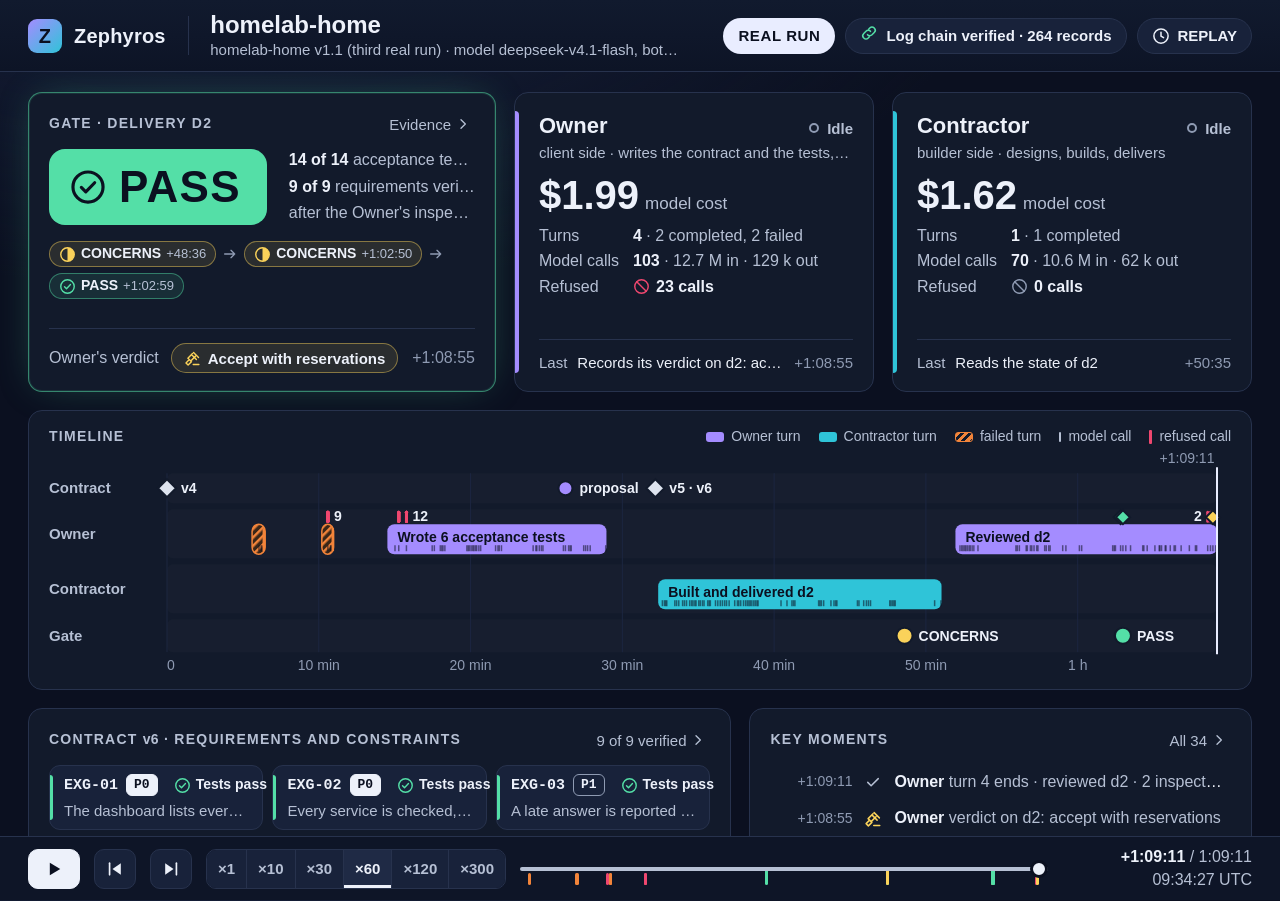
<file: docs/design/dashboard/index.html>
<!DOCTYPE html>
<html lang="en">
<head>
<meta charset="utf-8">
<meta name="viewport" content="width=device-width, initial-scale=1">
<!-- The policy the dashboard sends as a header (ADR 0021). No inline script or style anywhere,
     no request outside the page's own origin. frame-ancestors only works as a header. -->
<meta http-equiv="Content-Security-Policy" content="default-src 'none'; script-src 'self'; style-src 'self'; img-src 'self'; connect-src 'self'; font-src 'self'; base-uri 'none'; form-action 'none'">
<meta name="referrer" content="no-referrer">
<title>Zephyros · dashboard mockup</title>
<link rel="icon" href="favicon.svg" type="image/svg+xml">
<link rel="stylesheet" href="style.css">
</head>
<body>

<div class="boot" id="boot">
  <div>
    <p>Loading the replay…</p>
    <p>If this message stays, serve this folder over HTTP, for example<br>
      <code>python3 -m http.server --bind 127.0.0.1 --directory docs/design/dashboard 8765</code><br>
      and open <code>http://127.0.0.1:8765/</code>.</p>
  </div>
</div>

<div class="app" id="app" hidden>
  <header class="topbar">
    <div class="brand"><span class="brand-mark" aria-hidden="true">Z</span><span>Zephyros</span></div>
    <span class="divider" aria-hidden="true"></span>
    <div class="project">
      <div class="project-name" id="project-name"></div>
      <div class="project-sub" id="project-sub"></div>
    </div>
    <span class="spacer"></span>
    <div class="badges" id="badges"></div>
  </header>

  <main class="board" id="board">
    <h1 class="visually-hidden">Project overview</h1>
    <section class="row hero" aria-label="Now">
      <article class="card gate-card" id="gate-card" aria-label="The gate's decision"></article>
      <article class="card side-card owner" id="side-owner" aria-label="Owner"></article>
      <article class="card side-card contractor" id="side-contractor" aria-label="Contractor"></article>
      <article class="card run-card" id="run-card" aria-label="The run"></article>
    </section>

    <section class="card timeline-card" aria-labelledby="timeline-title">
      <div class="timeline-head">
        <span class="eyebrow" id="timeline-title">Timeline</span>
        <div class="legend" aria-hidden="true">
          <span><i class="owner"></i>Owner turn</span>
          <span><i class="contractor"></i>Contractor turn</span>
          <span><i class="failed"></i>failed turn</span>
          <span><i class="call"></i>model call</span>
          <span><i class="refused"></i>refused call</span>
        </div>
      </div>
      <div class="timeline-box"><svg class="timeline-svg" id="timeline" role="group" aria-label="Timeline of the run"></svg></div>
    </section>

    <section class="row bottom">
      <section class="card" id="req-card" aria-label="Requirements and constraints"></section>
      <section class="card" id="moments-card" aria-label="Key moments"></section>
    </section>
  </main>

  <footer class="transport" id="transport" aria-label="Replay controls"></footer>
</div>

<div class="scrim" id="scrim" hidden></div>
<aside class="drawer" id="drawer" role="dialog" aria-modal="true" aria-labelledby="drawer-title" hidden></aside>
<div class="tooltip" id="tooltip" role="tooltip" hidden></div>
<div class="caption" id="caption" hidden></div>
<div class="visually-hidden" id="announcer" aria-live="polite"></div>

<script type="module" src="js/main.js"></script>
</body>
</html>
</file>
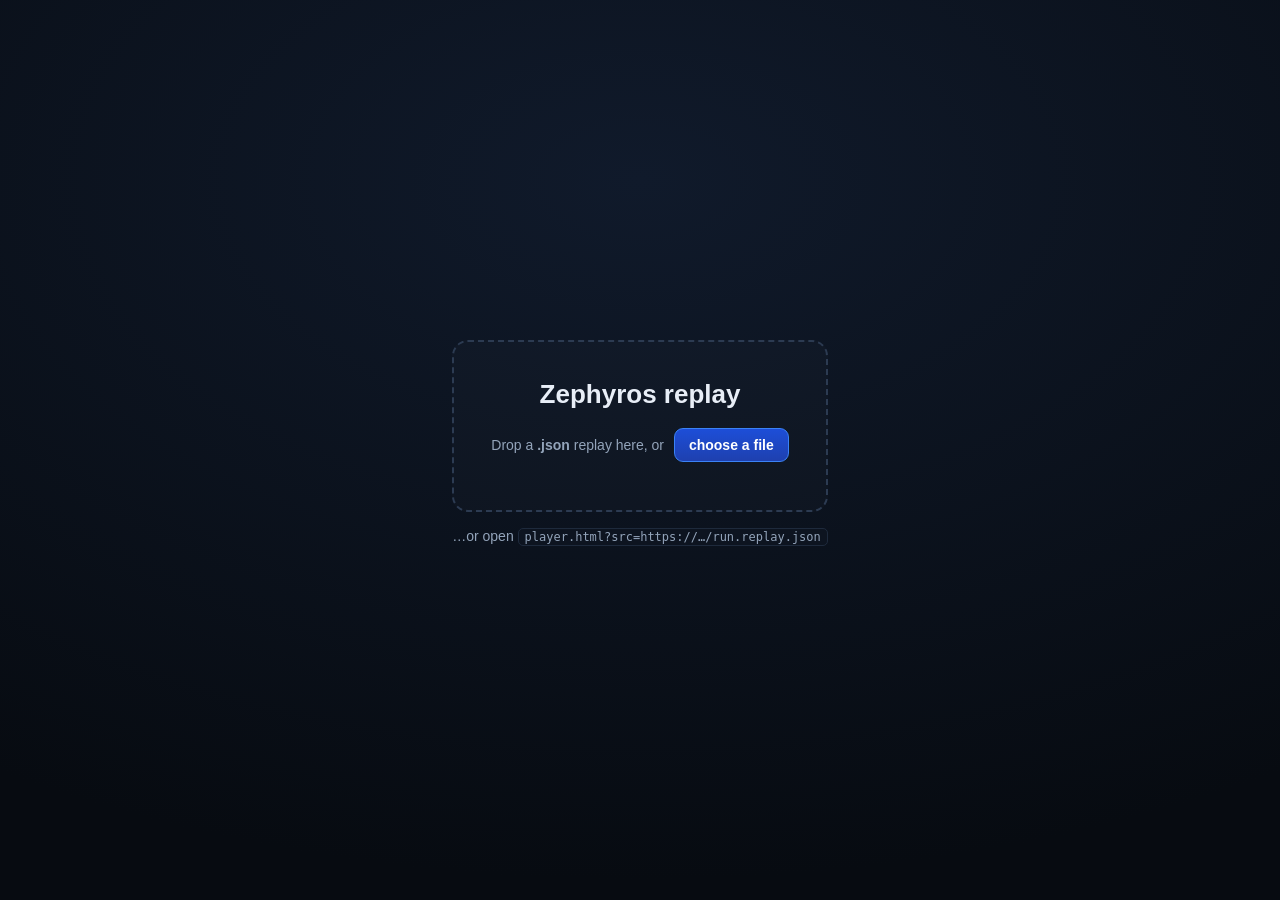
<file: tools/replay/player.html>
<!DOCTYPE html>
<html lang="en">
<head>
<meta charset="utf-8">
<meta name="viewport" content="width=device-width, initial-scale=1">
<title>Zephyros replay</title>
<style>
:root{
  --bg:#0a0e15; --panel:#111927; --panel2:#0d1420; --line:#1e2a3c; --line2:#2c3b52;
  --fg:#e8eef7; --muted:#93a4ba; --dim:#5e7189; --white:#ffffff;
  --green:#34d399; --amber:#fbbf24; --red:#f87171; --blue:#60a5fa; --purple:#a78bfa;
  --cyan:#22d3ee; --pink:#f472b6; --orange:#fb923c;
  --owner:#60a5fa; --contractor:#34d399;
  --base:15px;
}
*{box-sizing:border-box}
[hidden]{display:none !important}
html,body{height:100%}
body{
  margin:0; background:var(--bg); color:var(--fg);
  font:var(--base)/1.45 -apple-system,BlinkMacSystemFont,"Segoe UI",Roboto,"Helvetica Neue",Arial,sans-serif;
  overflow:hidden; -webkit-font-smoothing:antialiased;
}
.mono{font-family:ui-monospace,SFMono-Regular,Menlo,Consolas,"Liberation Mono",monospace}
h2{
  margin:0; padding:6px 11px 5px; font-size:12.5px; font-weight:700; letter-spacing:.09em;
  text-transform:uppercase; color:var(--muted); border-bottom:1px solid var(--line);
  display:flex; align-items:center; gap:8px; flex:0 0 auto;
}
h2 .chip{
  margin-left:auto; font-size:11px; letter-spacing:.03em; text-transform:none; color:var(--fg);
  background:var(--panel2); border:1px solid var(--line2); border-radius:20px; padding:1px 9px; font-weight:600;
}

/* ---------------- layout ---------------- */
#app{height:100vh; display:grid; grid-template-rows:auto minmax(0,1fr) auto auto; gap:0}
#topbar{
  display:flex; align-items:center; gap:14px; padding:7px 14px;
  background:linear-gradient(180deg,#131d2c,#0f1724); border-bottom:1px solid var(--line);
}
.brand{display:flex; align-items:center; gap:8px; flex:0 0 auto}
.logo{
  width:26px; height:26px; border-radius:7px; display:grid; place-items:center; font-weight:800; font-size:15px;
  color:#04121a; background:linear-gradient(135deg,var(--cyan),var(--blue)); box-shadow:0 0 12px rgba(96,165,250,.35);
}
.brandname{font-weight:700; letter-spacing:.02em; font-size:15px}
.runmeta{min-width:0; flex:1 1 auto}
#run-title{font-size:16px; font-weight:700; white-space:nowrap; overflow:hidden; text-overflow:ellipsis}
.rsub{font-size:12.5px; color:var(--muted); white-space:nowrap; overflow:hidden; text-overflow:ellipsis}
.rsub .dot{color:var(--dim); padding:0 3px}
.badges{display:flex; align-items:center; gap:8px; flex:0 0 auto}
.badge{
  font-size:12.5px; font-weight:700; letter-spacing:.02em; border-radius:7px; padding:5px 10px;
  border:1px solid transparent; white-space:nowrap;
}
.badge.kind.real{color:#04141b; background:linear-gradient(90deg,#22d3ee,#34d399); box-shadow:0 0 14px rgba(52,211,153,.3)}
.badge.kind.scripted{
  color:#f6f0ff; background:repeating-linear-gradient(45deg,#6d28d9 0 9px,#7c3aed 9px 18px);
  border-color:#a78bfa; text-shadow:0 1px 2px rgba(0,0,0,.5);
}
.badge.kind.synthetic{
  color:#e2e8f0; background:repeating-linear-gradient(45deg,#334155 0 9px,#3f4f66 9px 18px);
  border-color:#94a3b8; text-shadow:0 1px 2px rgba(0,0,0,.5);
}
.badge.kind.unknown{color:var(--fg); background:var(--panel2); border-color:var(--line2)}
.badge.attacks{color:#e9d5ff; background:rgba(124,58,237,.18); border-color:#7c3aed}
.badge.integrity.ok{color:#04160f; background:var(--green)}
.badge.integrity.bad{color:#fff; background:var(--red)}
.badge.integrity.none{color:var(--muted); background:var(--panel2); border-color:var(--line2)}

#main{
  display:grid; grid-template-columns:minmax(250px,22vw) minmax(0,1fr) minmax(270px,24vw);
  gap:10px; padding:10px; min-height:0;
}
.col{background:var(--panel); border:1px solid var(--line); border-radius:12px; min-height:0; display:flex; flex-direction:column; overflow:hidden}
.col.flush{background:transparent; border:none; overflow:visible; border-radius:0}
.scroll{overflow:auto; padding:9px; min-height:0}

/* ---------------- contract ---------------- */
.grouphead{font-size:11.5px; text-transform:uppercase; letter-spacing:.08em; color:var(--dim); font-weight:700; margin:2px 0 7px}
.grouphead:not(:first-child){margin-top:12px}
.citem{
  border:1px solid var(--line); border-left:3px solid var(--line2); border-radius:9px;
  padding:7px 9px; margin-bottom:7px; background:var(--panel2);
  transition:background .25s, border-color .25s, box-shadow .3s, transform .2s;
}
.citem .chead{display:flex; align-items:baseline; gap:7px}
.citem .cid{font:700 12px ui-monospace,Menlo,Consolas,monospace; color:var(--muted); flex:0 0 auto}
.citem .ctitle{font-weight:600; font-size:14px; overflow:hidden; text-overflow:ellipsis; white-space:nowrap}
.citem .ctext{
  font-size:12.5px; color:var(--muted); margin-top:2px;
  display:-webkit-box; -webkit-line-clamp:2; -webkit-box-orient:vertical; overflow:hidden;
}
.citem .cmeta{display:flex; gap:6px; margin-top:5px; align-items:center}
.pchip{font-size:10.5px; font-weight:700; letter-spacing:.03em; border-radius:5px; padding:1px 6px; border:1px solid var(--line2); color:var(--muted)}
.pchip.prio{color:#fde68a; border-color:#a16207; background:rgba(251,191,36,.1)}
.vchip{font-size:10.5px; border-radius:5px; padding:1px 6px; border:1px solid var(--line2); color:var(--cyan)}
.vchip[data-m="test"]{color:var(--blue); border-color:#1d4ed8}
.vchip[data-m="inspection"]{color:var(--cyan); border-color:#0e7490}
.vchip[data-m="analysis"]{color:var(--purple); border-color:#6d28d9}
.vchip[data-m="demonstration"]{color:var(--pink); border-color:#9d174d}
.mk{margin-left:auto; font-size:11.5px; font-weight:700; border-radius:5px; padding:1px 7px}
.mk.ok{color:#04160f; background:var(--green)}
.mk.bad{color:#fff; background:var(--red)}
.citem.active{background:#172a41; border-color:var(--blue); box-shadow:0 0 0 1px var(--blue), 0 0 16px rgba(96,165,250,.28); transform:translateX(2px)}
.citem.changed{animation:changed 2.4s ease-out}
@keyframes changed{0%{background:rgba(167,139,250,.35); border-color:var(--purple)}100%{background:var(--panel2)}}
.citem.ok{border-left-color:var(--green)}
.citem.bad{border-left-color:var(--red)}
details.stories{margin-top:12px; border-top:1px dashed var(--line); padding-top:8px}
details.stories>summary{cursor:pointer; font-size:12px; color:var(--muted); letter-spacing:.05em; text-transform:uppercase; font-weight:700; outline:none}
details.stories[open]>summary{margin-bottom:8px}

/* ---------------- lanes ---------------- */
#col-lanes{display:grid; grid-template-columns:1fr 1fr; gap:10px; min-height:0}
.lane{
  background:var(--panel); border:1px solid var(--line); border-radius:12px; min-height:0;
  display:flex; flex-direction:column; overflow:hidden; position:relative; transition:box-shadow .25s;
}
.lane::before{content:""; position:absolute; top:0; left:0; right:0; height:3px; background:var(--line2)}
.lane.owner{border-color:#1e3a5f}
.lane.owner::before{background:var(--owner)}
.lane.contractor{border-color:#17493a}
.lane.contractor::before{background:var(--contractor)}
.lane.running{box-shadow:inset 0 0 0 1px rgba(96,165,250,.25), 0 0 18px rgba(96,165,250,.12)}
.lane.contractor.running{box-shadow:inset 0 0 0 1px rgba(52,211,153,.25), 0 0 18px rgba(52,211,153,.12)}
.lane.refusal{animation:flashred .5s ease-in-out 3}
@keyframes flashred{0%,100%{background:var(--panel)}50%{background:rgba(248,113,113,.22)}}
.lhead{display:flex; align-items:center; gap:8px; padding:9px 11px 7px; margin-top:3px}
.lhead .lname{font-weight:700; font-size:14.5px}
.lhead .lrole{font-size:12px; color:var(--muted)}
.rdot{margin-left:auto; width:10px; height:10px; border-radius:50%; background:var(--dim); flex:0 0 auto; transition:background .3s}
.lane.running .rdot{background:var(--green); animation:pulse 1.4s infinite}
@keyframes pulse{0%{box-shadow:0 0 0 0 rgba(52,211,153,.55)}70%{box-shadow:0 0 0 7px rgba(52,211,153,0)}100%{box-shadow:0 0 0 0 rgba(52,211,153,0)}}
.activity{padding:7px 11px; font-size:13px; color:var(--muted); min-height:40px; border-top:1px solid var(--line); border-bottom:1px solid var(--line)}
.activity .cap{display:block; font-size:10.5px; text-transform:uppercase; letter-spacing:.08em; color:var(--dim); margin-bottom:1px}
.counters{display:flex; gap:14px; padding:6px 11px; font-size:12.5px; color:var(--muted); border-bottom:1px solid var(--line)}
.counters b{color:var(--fg); font-weight:700}
.counters .ref{color:var(--red)}
.counters .err{color:var(--orange)}
.bubbles{flex:1 1 auto; overflow:auto; padding:9px; display:flex; flex-direction:column; gap:7px; min-height:0}
.bubble{
  background:var(--panel2); border:1px solid var(--line); border-radius:11px; padding:7px 10px;
  font-size:13px; color:var(--fg); white-space:pre-wrap; overflow-wrap:anywhere;
  max-height:150px; overflow:auto; animation:pop .22s ease-out;
}
@keyframes pop{from{opacity:0; transform:translateY(6px)}to{opacity:1; transform:none}}
.bubble.final{border-color:var(--line2); box-shadow:inset 0 0 0 1px rgba(255,255,255,.02)}
.bubble .btag{display:block; font-size:10px; text-transform:uppercase; letter-spacing:.09em; color:var(--dim); margin-bottom:2px}
.bubble.refused{border-color:var(--red); background:rgba(248,113,113,.08)}
.bubble.refused .btag{color:var(--red)}
.bubble.error{border-color:var(--orange); background:rgba(251,146,60,.08)}
.bubble.error .btag{color:var(--orange)}
.bubbles .empty{color:var(--dim); font-size:12.5px; font-style:italic; padding:2px 4px}

/* ---------------- gate column ---------------- */
#col-gate{overflow:auto}
.pane{border-bottom:1px solid var(--line)}
.pane:last-child{border-bottom:none}
.pbody{padding:5px 10px}
.gate-big{
  text-align:center; font-weight:800; font-size:20px; letter-spacing:.04em; border-radius:9px; padding:3px 6px;
  border:1px solid var(--line2); color:var(--muted); background:var(--panel2); transition:all .3s;
}
.gate-big.pass{color:#04160f; background:linear-gradient(180deg,#4ade80,#22c55e); border-color:#4ade80; box-shadow:0 0 22px rgba(52,211,153,.35)}
.gate-big.concerns{color:#2a1a02; background:linear-gradient(180deg,#fbbf24,#f59e0b); border-color:#fbbf24; box-shadow:0 0 22px rgba(251,191,36,.3)}
.gate-big.refused{color:var(--red); background:var(--panel2); border-color:var(--red)}
.gate-big.fail{color:#fff; background:linear-gradient(180deg,#f87171,#dc2626); border-color:#f87171; box-shadow:0 0 22px rgba(248,113,113,.35)}
.gate-tests{text-align:center; font-size:11.5px; color:var(--muted); margin-top:4px}
.ghist{margin-top:6px; display:flex; flex-direction:column; gap:4px; max-height:40px; overflow:auto}
.grow{display:flex; align-items:center; gap:8px; font-size:12.5px}
.grow .d{font:600 11.5px ui-monospace,Menlo,Consolas,monospace; color:var(--muted); min-width:56px}
.grow .r{margin-left:auto; color:var(--dim); font-size:11px}
.mini{font-size:11px; font-weight:700; border-radius:5px; padding:1px 7px}
.mini.PASS{color:#04160f; background:var(--green)}
.mini.CONCERNS{color:#2a1a02; background:var(--amber)}
.mini.FAIL{color:#fff; background:var(--red)}
.mini.REFUSED{color:var(--red); border:1px solid var(--red)}
.verdict{font-size:14px; font-weight:700; border-radius:8px; padding:5px 9px; border:1px solid var(--line2); color:var(--muted); background:var(--panel2)}
.verdict.accept{color:#04160f; background:var(--green); border-color:var(--green)}
.verdict.accept_with_reservations{color:#2a1a02; background:var(--amber); border-color:var(--amber)}
.verdict.reject{color:#fff; background:var(--red); border-color:var(--red)}
.vreasons{font-size:12.5px; color:var(--muted); margin-top:5px; max-height:44px; overflow:auto; white-space:pre-wrap; overflow-wrap:anywhere}
.flags{display:flex; flex-direction:column; gap:5px; font-size:12.5px; max-height:40px; overflow:auto}
.flagrow{border:1px solid #a16207; background:rgba(251,191,36,.09); border-radius:8px; padding:4px 8px}
.flagrow .fp{color:#fde68a; font-weight:700}
.flagrow .fm{color:var(--muted); font-size:11.5px}
.muted{color:var(--muted); font-size:12.5px}
table.cost{width:100%; border-collapse:collapse; font-size:12px; line-height:1.3}
table.cost th{text-align:left; color:var(--dim); font-weight:600; font-size:11px; text-transform:uppercase; letter-spacing:.05em; padding:0 0 2px}
table.cost td{padding:0; border-top:1px solid var(--line)}
table.cost td.n{text-align:right; font-family:ui-monospace,Menlo,Consolas,monospace}
table.cost tr.tot td{border-top:1px solid var(--line2); font-weight:700; color:var(--fg)}

/* ---------------- transport ---------------- */
#transport{display:flex; align-items:center; gap:10px; padding:6px 14px; background:var(--panel); border-top:1px solid var(--line)}
.tbtn{
  display:inline-grid; place-items:center; width:34px; height:30px; border-radius:8px; cursor:pointer;
  background:var(--panel2); color:var(--fg); border:1px solid var(--line2); transition:background .15s, border-color .15s;
}
.tbtn:hover{background:#1b2740; border-color:var(--blue)}
.tbtn.main{background:linear-gradient(180deg,#1d4ed8,#1e40af); border-color:#3b82f6; color:#fff; width:40px}
#speed{
  background:var(--panel2); color:var(--fg); border:1px solid var(--line2); border-radius:8px; padding:4px 6px;
  font-size:12.5px; font-family:inherit;
}
.toggle{display:flex; align-items:center; gap:6px; font-size:12.5px; color:var(--muted); cursor:pointer; user-select:none; white-space:nowrap}
.toggle input{accent-color:var(--blue)}
#scrub{position:relative; flex:1 1 auto; height:24px; cursor:pointer; min-width:120px}
#scrub::before{content:""; position:absolute; left:0; right:0; top:11px; height:2px; background:var(--line2); border-radius:2px}
#scrub-fill{position:absolute; left:0; top:10px; height:4px; width:0; border-radius:3px; background:linear-gradient(90deg,var(--blue),var(--contractor))}
#ticks{position:absolute; inset:0}
.tick{position:absolute; bottom:4px; width:2px; height:7px; border-radius:1px; background:var(--dim); opacity:.55; transform:translateX(-1px)}
.tick.key{height:13px; width:3px; opacity:.95}
.tick.gate{height:17px; width:4px}
.tick.cat-refusal{background:var(--red); opacity:1}
.tick.cat-gate{background:var(--amber); opacity:1}
.tick.cat-flag{background:var(--amber); opacity:1}
.tick.cat-judgment{background:var(--pink); opacity:1}
.tick.cat-message{background:var(--blue)}
.tick.cat-contract{background:var(--purple)}
.tick.cat-delivery{background:var(--green)}
.tick.cat-model{background:#7c8aa0}
.tick.out-error{background:var(--orange); opacity:1}
#head{position:absolute; top:1px; width:3px; height:20px; background:var(--white); border-radius:2px; box-shadow:0 0 9px var(--white); transform:translateX(-1.5px)}
#clock{font-size:12px; color:var(--muted); white-space:nowrap; min-width:126px; text-align:right}

/* ---------------- feed ---------------- */
#feed{height:140px; overflow:auto; padding:5px 14px 7px; background:var(--panel2); border-top:1px solid var(--line); font-size:13px}
.frow{display:grid; grid-template-columns:70px 96px 18px minmax(0,1fr); gap:9px; align-items:center; padding:2px 4px; border-radius:5px; border-bottom:1px solid rgba(255,255,255,.035)}
.frow .ft{font-family:ui-monospace,Menlo,Consolas,monospace; font-size:11.5px; color:var(--dim)}
.frow .fa{font-size:11.5px; color:var(--muted); text-align:right; overflow:hidden; text-overflow:ellipsis; white-space:nowrap}
.frow .fs{min-width:0; white-space:nowrap; overflow:hidden; text-overflow:ellipsis; color:var(--fg)}
.frow .fs.refused{color:var(--red)}
.frow .fs.error{color:var(--orange)}
.ficon{display:inline-grid; place-items:center; width:16px; height:16px; border-radius:5px; font-size:9.5px; font-weight:800; color:#08111c}
.frow.cat-gate{background:rgba(251,191,36,.07)}
.frow.cat-refusal{background:rgba(248,113,113,.09)}
.frow.cat-flag{background:rgba(251,191,36,.06)}
.frow.out-error{background:rgba(251,146,60,.09)}
.frow.focus{animation:focusrow 1.4s ease-out; box-shadow:0 0 0 1px var(--blue)}
@keyframes focusrow{0%{background:rgba(96,165,250,.4)}100%{background:transparent}}
.actor-owner{color:var(--owner) !important}
.actor-contractor{color:var(--contractor) !important}
.actor-hub{color:var(--purple) !important}
.actor-operator{color:var(--amber) !important}
.actor-main-agent{color:var(--cyan) !important}

/* ---------------- caption + overlay ---------------- */
#caption{
  position:fixed; left:50%; bottom:180px; transform:translateX(-50%); max-width:78%; z-index:40;
  background:rgba(5,9,15,.84); border:1px solid var(--line2); border-radius:13px; padding:12px 22px;
  font-size:21px; line-height:1.35; color:#fff; text-align:center; box-shadow:0 8px 30px rgba(0,0,0,.5);
  transition:opacity .2s, transform .2s;
}
#overlay{position:fixed; inset:0; z-index:60; background:radial-gradient(1200px 700px at 50% 20%,#101a2b,#070b11); display:grid; place-items:center; padding:24px}
#dropzone{max-width:640px; text-align:center}
#dropzone h1{font-size:26px; margin:0 0 6px}
#dropzone p{color:var(--muted); font-size:14px}
.dzbox{border:2px dashed var(--line2); border-radius:16px; padding:34px 30px; background:rgba(255,255,255,.015); transition:border-color .2s, background .2s}
#overlay.drag .dzbox{border-color:var(--blue); background:rgba(96,165,250,.08)}
.filebtn{display:inline-block; margin-left:6px; padding:6px 14px; border-radius:9px; background:linear-gradient(180deg,#1d4ed8,#1e40af); color:#fff; cursor:pointer; font-weight:600; border:1px solid #3b82f6}
.filebtn input{display:none}
.hint{font-size:12.5px; color:var(--dim); margin-top:14px}
.hint code{background:var(--panel2); border:1px solid var(--line); border-radius:5px; padding:1px 6px; font-size:12px}
#fatal{max-width:620px; text-align:center; border:1px solid var(--red); background:rgba(248,113,113,.08); border-radius:14px; padding:24px 26px}
#fatal h1{font-size:20px; margin:0 0 8px; color:var(--red)}
#fatal p{color:var(--fg); font-size:14px; overflow-wrap:anywhere}

@media (min-width:1600px){
  #main{grid-template-columns:minmax(300px,20vw) minmax(0,1fr) minmax(320px,21vw)}
}
</style>
</head>
<body>

<div id="app" hidden>
  <header id="topbar">
    <div class="brand"><span class="logo">Z</span><span class="brandname">Zephyros</span></div>
    <div class="runmeta">
      <div id="run-title">—</div>
      <div class="rsub">
        <span id="run-project"></span><span class="dot">·</span>
        <span id="run-model"></span><span class="dot">·</span>
        <span id="run-duration"></span><span class="dot">·</span>
        <span id="run-events"></span>
      </div>
    </div>
    <div class="badges">
      <div id="kind-badge" class="badge kind"></div>
      <div id="attacks" class="badge attacks" hidden></div>
      <div id="integrity" class="badge integrity none"></div>
    </div>
  </header>

  <main id="main">
    <section class="col" id="col-contract">
      <h2>Contract <span id="contract-version" class="chip">—</span></h2>
      <div class="scroll" id="contract-list"></div>
    </section>

    <section class="col flush" id="col-lanes">
      <div class="lane owner" id="lane-owner">
        <div class="lhead"><span class="lname">Owner</span><span class="lrole">client side</span><span class="rdot"></span></div>
        <div class="activity" id="act-owner"><span class="cap">activity</span><span class="txt">—</span></div>
        <div class="counters" id="cnt-owner"></div>
        <div class="bubbles" id="bub-owner"></div>
      </div>
      <div class="lane contractor" id="lane-contractor">
        <div class="lhead"><span class="lname">Contractor</span><span class="lrole">builder side</span><span class="rdot"></span></div>
        <div class="activity" id="act-contractor"><span class="cap">activity</span><span class="txt">—</span></div>
        <div class="counters" id="cnt-contractor"></div>
        <div class="bubbles" id="bub-contractor"></div>
      </div>
    </section>

    <section class="col" id="col-gate">
      <div class="pane">
        <h2>Gate</h2>
        <div class="pbody">
          <div class="gate-big none" id="gate-big">—</div>
          <div class="gate-tests" id="gate-tests">no delivery yet</div>
          <div class="ghist" id="gate-history"></div>
        </div>
      </div>
      <div class="pane">
        <h2>Verdict</h2>
        <div class="pbody">
          <div class="verdict" id="verdict-badge">—</div>
          <div class="vreasons" id="verdict-reasons">no verdict yet</div>
        </div>
      </div>
      <div class="pane">
        <h2>Flags</h2>
        <div class="pbody"><div class="flags muted" id="flags-list">none</div></div>
      </div>
      <div class="pane">
        <h2>Cost</h2>
        <div class="pbody">
          <table class="cost" id="cost-table">
            <thead><tr><th>side</th><th style="text-align:right">calls</th><th style="text-align:right">tokens</th><th style="text-align:right">USD</th></tr></thead>
            <tbody>
              <tr id="cost-owner"><td>Owner</td><td class="n">0</td><td class="n">0</td><td class="n">$0.000</td></tr>
              <tr id="cost-contractor"><td>Contractor</td><td class="n">0</td><td class="n">0</td><td class="n">$0.000</td></tr>
              <tr id="cost-total" class="tot"><td>Total</td><td class="n">0</td><td class="n">0</td><td class="n">$0.000</td></tr>
            </tbody>
          </table>
        </div>
      </div>
    </section>
  </main>

  <div id="transport">
    <button class="tbtn main" id="btn-play" title="Play / pause (space)"></button>
    <select id="speed" title="Playback speed"></select>
    <label class="toggle" title="Shorten long idle gaps"><input type="checkbox" id="compress" checked> compress idle gaps</label>
    <button class="tbtn" id="btn-prev" title="Previous key moment"></button>
    <button class="tbtn" id="btn-next" title="Next key moment"></button>
    <div id="scrub"><div id="ticks"></div><div id="scrub-fill"></div><div id="head"></div></div>
    <div id="clock" class="mono">+00:00 / +00:00</div>
  </div>

  <div id="feed"></div>
</div>

<div id="caption" hidden></div>

<div id="overlay">
  <div id="dropzone">
    <div class="dzbox">
      <h1>Zephyros replay</h1>
      <p>Drop a <b>.json</b> replay here, or <label class="filebtn">choose a file<input type="file" id="file" accept=".json,application/json"></label></p>
    </div>
    <p class="hint">…or open <code>player.html?src=https://…/run.replay.json</code></p>
  </div>
  <div id="fatal" hidden><h1>Cannot open this document</h1><p id="fatal-msg"></p></div>
</div>

<script type="application/json" id="replay-data"></script>
<script>
'use strict';
(function () {
  /* ------------------------------------------------------------------ *
   *  Small helpers                                                      *
   * ------------------------------------------------------------------ */
  const $ = (s, r) => (r || document).querySelector(s);
  const part = (prefix, name) => document.getElementById(prefix + name);
  const str = v => (v == null ? '' : String(v));
  const isObject = v => v != null && typeof v === 'object' && !Array.isArray(v);
  const el = (tag, cls, text) => { const n = document.createElement(tag); if (cls) n.className = cls; if (text != null) n.textContent = str(text); return n; };
  const clamp = (v, a, b) => v < a ? a : (v > b ? b : v);

  const SVG = {
    play: '<svg viewBox="0 0 24 24" width="16" height="16" aria-hidden="true"><path d="M8 5v14l11-7z" fill="currentColor"/></svg>',
    pause: '<svg viewBox="0 0 24 24" width="16" height="16" aria-hidden="true"><rect x="6" y="5" width="4" height="14" fill="currentColor"/><rect x="14" y="5" width="4" height="14" fill="currentColor"/></svg>',
    prev: '<svg viewBox="0 0 24 24" width="16" height="16" aria-hidden="true"><path d="M6 5h2.4v14H6zM20 5v14L9.6 12z" fill="currentColor"/></svg>',
    next: '<svg viewBox="0 0 24 24" width="16" height="16" aria-hidden="true"><path d="M15.6 5H18v14h-2.4zM4 5v14L14.4 12z" fill="currentColor"/></svg>'
  };

  const CAT_COLOR = {
    contract: '#60a5fa', turn: '#22d3ee', model: '#a78bfa', refusal: '#f87171',
    delivery: '#34d399', gate: '#fbbf24', judgment: '#f472b6', message: '#93c5fd',
    flag: '#fbbf24', obstacle: '#fb923c', other: '#64748b'
  };
  const CAT_ICON = {
    contract: 'C', turn: 'T', model: 'M', refusal: 'R', delivery: 'D',
    gate: 'G', judgment: 'J', message: 'S', flag: 'F', obstacle: 'O', other: '?'
  };
  const KINDS = {
    real: {badge: 'REAL RUN · real models', model: run => 'model: ' + (str(run.model) || 'unknown')},
    scripted: {badge: 'SCRIPTED ATTACK · test code, no model', model: () => 'no model (scripted)'},
    synthetic: {badge: 'SYNTHETIC · test data, not a run', model: () => 'synthetic data: no model ran'}
  };
  const LANES = ['owner', 'contractor'];      // the two sides that have a lane
  const GATE_CLASS = {PASS: 'pass', CONCERNS: 'concerns', FAIL: 'fail', REFUSED: 'refused'};
  const VERDICTS = ['accept', 'accept_with_reservations', 'reject'];
  const MAJOR = '2';                          // the major version of the format this player reads
  const SPEEDS = [0.5, 1, 2, 4, 8, 16, 32, 64, 128, 200, 500, 1000];
  const GAP_THRESHOLD_MS = 6000;   // a real gap longer than this is compressed
  const GAP_PAUSE_MS = 600;        // …to this short playback pause
  const FEED_CAP = 200;            // keep the last N feed rows
  const BUBBLE_CAP = 6;            // keep the last N messages per lane
  const TICK_CAP = 700;

  /* ------------------------------------------------------------------ *
   *  State                                                              *
   * ------------------------------------------------------------------ */
  let doc = null;
  let events = [];
  let N = 0;
  let pb = [];               // pb[i] = playback time (ms) of events[i]
  let byId = new Map();
  let winStart = 0, winEnd = 0, startT = 0, endT = 0;
  let curIdx = -1;
  let ph = 0;                // playhead, in playback-time ms
  let speed = 1;
  let playing = false;
  let done = false;
  let compress = true;
  let captionsEnabled = true;
  let keyIdx = [];
  let loaded = false;
  let lastNow = 0;
  let rafId = 0;
  let initialContract = null;     // the contract in force before the first event
  let shownObjects = new Map();   // id -> JSON of each object the contract panel shows
  const marks = new Map();        // id -> {good, observation}: the inspections recorded so far
  const contractIndex = new Map();   // id -> element

  const freshCounters = () => ({calls: 0, tok: 0, cost: 0, refusals: 0, errors: 0});
  const counters = {owner: freshCounters(), contractor: freshCounters()};

  /* ------------------------------------------------------------------ *
   *  Public API                                                         *
   * ------------------------------------------------------------------ */
  window.replay = {
    play: () => doPlay(),
    pause: () => doPause(),
    seek: (eventId) => doSeek(eventId, false),
    setSpeed: (n) => doSetSpeed(n),
    state: () => ({
      eventId: (loaded && curIdx >= 0) ? events[curIdx].id : null,
      playing: playing, done: done
    }),
    caption: (text) => doCaption(text),
    focus: (eventId) => doSeek(eventId, true)
  };

  /* ------------------------------------------------------------------ *
   *  boot                                                               *
   * ------------------------------------------------------------------ */
  function boot() {
    wireChrome();
    const dataEl = document.getElementById('replay-data');
    const inline = dataEl && dataEl.textContent ? dataEl.textContent.trim() : '';
    if (inline) {
      let parsed;
      try { parsed = JSON.parse(inline); }
      catch (e) { return fatal('The embedded replay is not valid JSON: ' + e.message); }
      return loadDoc(parsed);
    }
    const params = new URLSearchParams(location.search);
    const src = params.get('src');
    if (src) {
      fetch(src, {cache: 'no-store'})
        .then(r => { if (!r.ok) throw new Error('HTTP ' + r.status); return r.json(); })
        .catch(e => { throw new Error('Could not fetch ' + src + ' — ' + e.message +
          '. If the page is opened from file://, put the replay in the page or pick the file.'); })
        .then(loadDoc)
        .catch(e => fatal(e.message));
      return;
    }
    showDropzone();
  }

  function fatal(msg) {
    loaded = false;
    $('#overlay').hidden = false;
    $('#dropzone').hidden = true;
    const f = $('#fatal');
    f.hidden = false;
    $('#fatal-msg').textContent = msg;
    $('#app').hidden = true;
  }
  function showDropzone() { $('#overlay').hidden = false; $('#dropzone').hidden = false; $('#fatal').hidden = true; }

  /* ------------------------------------------------------------------ *
   *  load / validate                                                    *
   * ------------------------------------------------------------------ */
  function loadDoc(d) {
    if (!isObject(d)) return fatal('The document is not a JSON object.');
    if (d.format !== 'zephyros-replay') return fatal('Not a Zephyros replay: format is ' + JSON.stringify(d.format) + ', expected "zephyros-replay".');
    const major = str(d.version).split('.')[0];
    if (major !== MAJOR) return fatal('Unsupported replay version ' + JSON.stringify(d.version) + ': this player reads major version ' + MAJOR + '.');
    if (!Array.isArray(d.events)) return fatal('The replay has no "events" array.');

    doc = d;
    events = d.events.filter(isObject).sort((a, b) => {
      const da = Number(a.offset_ms) || 0, db = Number(b.offset_ms) || 0;
      if (da !== db) return da - db;
      return ((a.seq == null ? 1e15 : Number(a.seq)) - (b.seq == null ? 1e15 : Number(b.seq)));
    });
    N = events.length;
    byId = new Map();
    events.forEach((e, i) => {
      if (typeof e.id !== 'number') e.id = i;
      if (!byId.has(e.id)) byId.set(e.id, i);
    });

    const run = isObject(d.run) ? d.run : {};
    const params = new URLSearchParams(location.search);
    initialContract = isObject(d.contract_at_start) ? d.contract_at_start : null;

    buildPb();

    winStart = 0; winEnd = N - 1;
    const fromId = params.has('from') ? parseInt(params.get('from'), 10) : NaN;
    const toId = params.has('to') ? parseInt(params.get('to'), 10) : NaN;
    if (!isNaN(fromId) && byId.has(fromId)) winStart = byId.get(fromId);
    if (!isNaN(toId) && byId.has(toId)) winEnd = byId.get(toId);
    if (winEnd < winStart) winEnd = winStart;
    startT = pb[winStart]; endT = pb[winEnd];

    if (params.has('captions')) captionsEnabled = params.get('captions') !== '0';
    $('#caption').hidden = true;

    if (params.has('speed')) { const s = parseFloat(params.get('speed')); if (isFinite(s) && s > 0) speed = s; }

    buildTopbar(run, d);
    buildTicks();
    buildSpeedSelect();

    $('#overlay').hidden = true;
    $('#app').hidden = false;
    loaded = true;

    curIdx = -1; playing = false; done = false; delete document.body.dataset.done;
    resetState();
    goTo(winStart);
    ph = startT;
    updateHead(); updateClock(); updatePlayBtn();

    if (params.get('autoplay') === '1') doPlay();
    if (!rafId) rafId = requestAnimationFrame(loop);
  }

  function buildPb() {
    pb = new Array(N);
    if (!N) return;
    pb[0] = 0;
    for (let i = 1; i < N; i++) {
      let dt = (Number(events[i].offset_ms) || 0) - (Number(events[i - 1].offset_ms) || 0);
      if (!(dt > 0)) dt = 0;
      if (compress && dt > GAP_THRESHOLD_MS) dt = GAP_PAUSE_MS;
      pb[i] = pb[i - 1] + dt;
    }
    keyIdx = [];
    for (let i = 0; i < N; i++) if (isKey(events[i])) keyIdx.push(i);
  }

  function isKey(e) {
    const c = e.category;
    return c === 'gate' || c === 'judgment' || c === 'flag' || c === 'refusal' ||
      c === 'message' || e.outcome === 'refused' || e.outcome === 'error' ||
      e.type === 'obstacle.report' || e.type === 'obstacle.answer' ||
      e.type === 'contract.propose' || e.type === 'contract.version' ||
      e.type === 'pull_request.open' || e.type === 'delivery.declare';
  }

  function pct(i) {
    const span = endT - startT;
    return span > 0 ? clamp((pb[i] - startT) / span * 100, 0, 100) : 0;
  }

  /* ------------------------------------------------------------------ *
   *  top bar, contract, ticks, speed                                    *
   * ------------------------------------------------------------------ */
  function fmtTok(n) { return n >= 1000 ? (n / 1000).toFixed(1) + 'k' : String(n); }
  function fmtUsd(n) { return '$' + (n || 0).toFixed(3); }
  function fmtOff(ms) {
    ms = Math.max(0, Number(ms) | 0);
    const s = Math.floor(ms / 1000), h = Math.floor(s / 3600), m = Math.floor((s % 3600) / 60), ss = s % 60;
    const pad = v => String(v).padStart(2, '0');
    return '+' + (h > 0 ? h + ':' + pad(m) : pad(m)) + ':' + pad(ss);
  }

  function buildTopbar(run, d) {
    const kind = Object.prototype.hasOwnProperty.call(KINDS, run.kind) ? KINDS[run.kind] : null;
    $('#run-title').textContent = str(run.title) || 'Untitled run';
    const proj = isObject(run.project) ? run.project : {};
    $('#run-project').textContent = proj.name ? (str(proj.name) + (proj.id ? ' (' + str(proj.id) + ')' : '')) : '—';
    $('#run-model').textContent = kind ? kind.model(run) : 'model: ' + (str(run.model) || 'unknown');
    const dur = (isObject(d.totals) && d.totals.duration_ms != null) ? d.totals.duration_ms : 0;
    $('#run-duration').textContent = 'duration ' + fmtOff(dur).slice(1);
    $('#run-events').textContent = N + ' events';

    // A kind this player does not know is shown as it is, never as a real run.
    const kb = $('#kind-badge');
    kb.className = 'badge kind ' + (kind ? run.kind : 'unknown');
    kb.textContent = kind ? kind.badge : 'KIND · ' + (str(run.kind) || 'not given');

    const ab = $('#attacks');
    const atk = Array.isArray(run.attacks) ? run.attacks.map(str) : [];
    if (run.kind === 'scripted' && atk.length) { ab.hidden = false; ab.textContent = atk.join(' · '); }
    else ab.hidden = true;

    const integ = isObject(d.integrity) ? d.integrity : {};
    const ib = $('#integrity');
    if (integ.chain === 'verified') {
      ib.className = 'badge integrity ok';
      ib.textContent = 'hash chain consistent (' + (Number(integ.records) || 0) + ' records)';
      // The player checks nothing: it shows what the exporter found, and a replay edited by hand
      // would show the same. The tooltip says whose check it is.
      ib.title = 'Checked by the exporter when it wrote this replay, not by this player: each ' +
        'exported record of the hub log matched its hash and linked to the record before it. ' +
        'Not checked: the head and the anchor the hub keeps, so records cut after the last ' +
        'exported one, or a log rewritten with its hashes recomputed, would not show; log.verify ' +
        'on the hub checks those. Only events from the hub log are covered.';
    } else if (integ.chain === 'broken') {
      ib.className = 'badge integrity bad';
      ib.textContent = 'hash chain broken';
      ib.title = str(integ.detail) || 'The exported records of the hub log do not match their hashes.';
    } else {
      ib.className = 'badge integrity none';
      ib.textContent = 'chain not checked';
      ib.title = 'The replay carries no integrity result.';
    }
  }

  /* ---------------- the contract panel, version by version ---------------- */
  function renderContract(contract, highlight) {
    const list = $('#contract-list');
    const objs = (isObject(contract) && Array.isArray(contract.objects)) ? contract.objects.filter(isObject) : [];
    const version = isObject(contract) ? contract.version : null;
    $('#contract-version').textContent = version != null ? 'v' + str(version) : '—';
    const before = shownObjects;
    shownObjects = new Map();
    list.innerHTML = '';
    contractIndex.clear();

    const ofKind = rx => objs.filter(o => rx.test(str(o.id)));
    const reqs = ofKind(/^EXG-/), cons = ofKind(/^CTR-/), stories = ofKind(/^US-/);
    const item = o => {
      const it = contractItem(o);
      const id = str(o.id), shape = JSON.stringify(o);
      shownObjects.set(id, shape);
      if (highlight && before.get(id) !== shape) it.classList.add('changed');
      if (marks.has(id)) applyMark(it, marks.get(id));
      return it;
    };
    if (reqs.length) { list.appendChild(el('div', 'grouphead', 'Requirements')); reqs.forEach(o => list.appendChild(item(o))); }
    if (cons.length) { list.appendChild(el('div', 'grouphead', 'Constraints')); cons.forEach(o => list.appendChild(item(o))); }
    if (stories.length) {
      const det = el('details', 'stories');
      det.appendChild(el('summary', null, 'Stories & criteria (' + stories.length + ')'));
      stories.forEach(o => det.appendChild(item(o)));
      list.appendChild(det);
    }
    if (!reqs.length && !cons.length && !stories.length) {
      list.appendChild(el('div', 'muted', version == null ? 'No contract yet.' : 'No contract objects in this version.'));
    }
  }

  function contractItem(o) {
    const it = el('div', 'citem');
    it.dataset.id = str(o.id);
    const head = el('div', 'chead');
    head.appendChild(el('span', 'cid', str(o.id) || '—'));
    head.appendChild(el('span', 'ctitle', o.title));
    const mk = el('span', 'mk'); mk.hidden = true; head.appendChild(mk);
    it.appendChild(head);
    if (o.text) it.appendChild(el('div', 'ctext', o.text));
    const meta = el('div', 'cmeta');
    if (o.verification) { const v = el('span', 'vchip', o.verification); v.dataset.m = str(o.verification); meta.appendChild(v); }
    if (o.priority) meta.appendChild(el('span', 'pchip prio', o.priority));
    it.appendChild(meta);
    contractIndex.set(str(o.id), it);
    return it;
  }

  function applyMark(it, mark) {
    it.classList.remove('ok', 'bad');
    it.classList.add(mark.good ? 'ok' : 'bad');
    const mk = it.querySelector('.mk');
    mk.hidden = false;
    mk.className = 'mk ' + (mark.good ? 'ok' : 'bad');
    mk.textContent = mark.good ? '✓ conforms' : '✗ does not conform';
    mk.title = mark.observation;
  }

  function buildTicks() {
    const wrap = $('#ticks');
    wrap.innerHTML = '';
    if (!N) return;
    let idxs = [];
    if (N <= TICK_CAP) { for (let i = 0; i < N; i++) idxs.push(i); }
    else {
      const step = Math.ceil(N / TICK_CAP);
      for (let i = 0; i < N; i += step) idxs.push(i);
      const set = new Set(idxs);
      for (const i of keyIdx) if (!set.has(i)) { idxs.push(i); set.add(i); }
    }
    idxs.sort((a, b) => a - b);
    const frag = document.createDocumentFragment();
    for (const i of idxs) {
      const e = events[i];
      const cat = Object.prototype.hasOwnProperty.call(CAT_ICON, e.category) ? e.category : 'other';
      let cls = 'tick cat-' + cat;
      if (isKey(e)) cls += ' key';
      if (cat === 'gate') cls += ' gate';
      if (e.outcome === 'error') cls += ' out-error';
      const t = el('div', cls);
      t.style.left = pct(i) + '%';
      frag.appendChild(t);
    }
    wrap.appendChild(frag);
  }

  function buildSpeedSelect() {
    const sel = $('#speed');
    sel.innerHTML = '';
    const present = SPEEDS.slice();
    if (!present.includes(speed)) present.push(speed);
    present.sort((a, b) => a - b);
    for (const s of present) {
      const o = el('option', null, s + '×');
      o.value = String(s);
      sel.appendChild(o);
    }
    sel.value = String(speed);
  }

  /* ------------------------------------------------------------------ *
   *  state folding                                                      *
   * ------------------------------------------------------------------ */
  function resetState() {
    for (const side of LANES) {
      counters[side] = freshCounters();
      setActivity(side, '—');
      setRunning(side, false);
      renderCounters(side);
      const box = part('bub-', side);
      box.innerHTML = '';
      box.appendChild(el('div', 'empty', 'no messages yet'));
    }
    setGate('none', '—');
    $('#gate-tests').textContent = 'no delivery yet';
    $('#gate-history').innerHTML = '';
    $('#verdict-badge').className = 'verdict'; $('#verdict-badge').textContent = '—';
    $('#verdict-reasons').textContent = 'no verdict yet';
    const fl = $('#flags-list'); fl.className = 'flags muted'; fl.textContent = 'none';
    for (const side of [...LANES, 'total']) renderCostRow(side);
    marks.clear();
    shownObjects = new Map();
    renderContract(initialContract, false);
    const feed = $('#feed'); feed.innerHTML = ''; feedStick = true;
  }

  function goTo(idx) {
    if (!N) return;
    idx = clamp(idx, 0, N - 1);
    if (idx < curIdx) { resetState(); curIdx = -1; }
    const bulk = (idx - curIdx) > 30;
    if (bulk) feedFrag = document.createDocumentFragment();
    try {
      while (curIdx < idx) { curIdx++; showEvent(events[curIdx]); }
    } finally {
      if (bulk) {
        const feed = $('#feed');
        feed.appendChild(feedFrag); feedFrag = null;
        while (feed.childElementCount > FEED_CAP) feed.removeChild(feed.firstChild);
        if (feedStick) feed.scrollTop = feed.scrollHeight;
      }
    }
  }

  // One event the player cannot show is said in the console and skipped: the replay goes on.
  function showEvent(e) {
    try { applyEvent(e); }
    catch (err) { console.error('replay: event ' + str(e.id) + ' (' + str(e.type) + ') could not be shown: ' + (err && err.message)); }
  }

  // The lane of an event: the side it names, or the side that acted. The hub, the operator and
  // the main agent have no lane: their events go to the feed and to the panels.
  function laneOf(e, data) {
    if (LANES.includes(data.side)) return data.side;
    if (LANES.includes(e.actor)) return e.actor;
    return null;
  }

  function applyEvent(e) {
    const cat = str(e.category) || 'other';
    const data = isObject(e.data) ? e.data : {};
    const state = isObject(e.hub_state) ? e.hub_state : {};   // from the hub's tables, not the chain
    const lane = laneOf(e, data);
    // A refusal or an error counts for the side that was refused or failed, never for a side the
    // hub names: an alert the hub could not send about the Owner is not an error of the Owner.
    const own = LANES.includes(e.actor) ? e.actor : null;

    feedAdd(e, cat);
    if (own) setActivity(own, e.summary);

    if (cat === 'refusal' || e.outcome === 'refused') { onRefusal(e, data, own); markMentions(e, data, state); return; }
    if (e.outcome === 'error') onError(e, data, own);
    if (cat === 'turn') onTurn(e, lane);
    if (cat === 'model' && e.outcome === 'ok') addModel(lane, data);
    if (cat === 'message') addBubble(lane, data);
    if (cat === 'contract') onContract(e, data);
    if (cat === 'delivery') onDelivery(e, data);
    if (cat === 'gate') onGate(e, data, state);
    if (cat === 'judgment') onJudgment(e, data, state);
    if (cat === 'flag') onFlag(e, data, state);
    markMentions(e, data, state);
  }

  /* ---------------- lanes ---------------- */
  function setActivity(side, text) {
    const a = part('act-', side);
    if (a) a.querySelector('.txt').textContent = str(text) || '—';
  }
  function setRunning(side, on) {
    const l = part('lane-', side);
    if (l) l.classList.toggle('running', !!on);
  }
  function flashLane(side) {
    const l = part('lane-', side);
    if (l) { l.classList.remove('refusal'); void l.offsetWidth; l.classList.add('refusal'); }
  }
  function renderCounters(side) {
    const c = counters[side];
    const node = part('cnt-', side);
    node.innerHTML = '';
    node.appendChild(el('span', null, 'calls ')).appendChild(el('b', null, String(c.calls)));
    node.appendChild(el('span', null, 'tok ')).appendChild(el('b', null, fmtTok(c.tok)));
    node.appendChild(el('span', null, 'cost ')).appendChild(el('b', null, fmtUsd(c.cost)));
    if (c.refusals) node.appendChild(el('span', 'ref', 'refused ×' + c.refusals));
    if (c.errors) node.appendChild(el('span', 'err', 'errors ×' + c.errors));
  }
  function onTurn(e, lane) {
    if (!lane) return;
    if (e.type === 'turn.end' || e.outcome === 'error') setRunning(lane, false);
    else if (e.type === 'instance.start' || e.type === 'turn.start') setRunning(lane, true);
  }
  function addModel(lane, data) {
    if (!lane) return;
    const c = counters[lane];
    c.calls += 1;
    c.tok += (Number(data.prompt_tokens) || 0) + (Number(data.completion_tokens) || 0);
    c.cost += Number(data.cost_usd) || 0;
    renderCounters(lane);
    renderCostRow(lane); renderCostRow('total');
  }
  function addNote(lane, cls, tag, text) {
    const box = part('bub-', lane);
    const empty = box.querySelector('.empty'); if (empty) empty.remove();
    const b = el('div', 'bubble' + (cls ? ' ' + cls : ''));
    b.appendChild(el('span', 'btag', tag));
    b.appendChild(document.createTextNode(str(text)));
    box.appendChild(b);
    while (box.childElementCount > BUBBLE_CAP) box.removeChild(box.firstChild);
    box.scrollTop = box.scrollHeight;
  }
  function addBubble(lane, data) {
    if (!lane) return;
    const final = data.role === 'final';
    addNote(lane, final ? 'final' : '', final ? 'final answer' : 'message', data.text);
  }
  function onRefusal(e, data, lane) {
    if (lane) {
      flashLane(lane);
      counters[lane].refusals += 1;
      renderCounters(lane);
      addNote(lane, 'refused', 'refused · ' + (str(data.reason) || 'refused'), e.summary || data.action || 'refused action');
    }
    if (e.type === 'delivery.check') {
      // The hub refused a delivery before its tests ran: no decision of the gate will come.
      setGate('refused', 'REFUSED');
      $('#gate-tests').textContent = (str(data.delivery_id) || 'a delivery') + ' refused before its tests (' + (str(data.reason) || 'refused') + ')';
      addGateRow(data.delivery_id, 'REFUSED', e.t);
    }
  }
  function onError(e, data, lane) {
    if (lane) {
      counters[lane].errors += 1;
      renderCounters(lane);
      addNote(lane, 'error', 'error · ' + (str(e.type) || 'error'), e.summary || data.error || data.detail || 'error');
    }
    if (e.type === 'verification.run') $('#gate-tests').textContent = str(e.summary) || 'the verification failed';
  }
  function renderCostRow(side) {
    let c, row;
    if (side === 'total') {
      const o = counters.owner, k = counters.contractor;
      c = {calls: o.calls + k.calls, tok: o.tok + k.tok, cost: o.cost + k.cost};
      row = $('#cost-total');
    } else {
      c = counters[side];
      row = part('cost-', side);
    }
    const tds = row.querySelectorAll('.n');
    tds[0].textContent = String(c.calls);
    tds[1].textContent = fmtTok(c.tok);
    tds[2].textContent = fmtUsd(c.cost);
  }

  /* ---------------- contract / gate / judgment / flags ---------------- */
  function onContract(e, data) {
    // Only a new version changes what the panel shows; a read or a proposal does not.
    if (e.type === 'contract.version') renderContract({version: data.number, objects: data.objects}, true);
  }
  function onDelivery(e, data) {
    if (e.type === 'verification.run' && e.outcome === 'ok' && data.tests != null) {
      $('#gate-tests').textContent = (data.passed != null ? str(data.passed) : '?') + '/' + str(data.tests) + ' acceptance tests passed';
    }
  }
  function setGate(cls, text) {
    const big = $('#gate-big');
    big.className = 'gate-big ' + cls;
    big.textContent = text;
  }
  function addGateRow(delivery, decision, t) {
    const hist = $('#gate-history');
    const row = el('div', 'grow');
    row.appendChild(el('span', 'd', str(delivery) || '—'));
    row.appendChild(el('span', 'mini' + (GATE_CLASS[decision] ? ' ' + decision : ''), decision || '—'));
    row.appendChild(el('span', 'r', str(t).slice(11, 19)));
    hist.appendChild(row);
    while (hist.childElementCount > 4) hist.removeChild(hist.firstChild);
    hist.scrollTop = hist.scrollHeight;
  }
  function onGate(e, data, state) {
    const d = str(data.decision);
    setGate(GATE_CLASS[d] && d !== 'REFUSED' ? GATE_CLASS[d] : 'none', d || '—');
    if (isObject(state.outcomes)) {
      const results = Object.values(state.outcomes);
      const passed = results.filter(v => v === 'passed').length;
      $('#gate-tests').textContent = passed + '/' + results.length + ' acceptance tests passed';
    }
    addGateRow(data.delivery_id, d, e.t);
  }
  function onJudgment(e, data, state) {
    if (e.type === 'inspection.record' && data.object_id) {
      const id = str(data.object_id);
      const mark = {good: data.verdict === 'conforms', observation: str(state.observation)};
      marks.set(id, mark);
      const it = contractIndex.get(id);
      if (it) {
        applyMark(it, mark);
        flashIds([id]);
      }
    }
    if (e.type === 'delivery.review') {
      const v = str(data.verdict);
      const vb = $('#verdict-badge');
      vb.className = 'verdict' + (VERDICTS.includes(v) ? ' ' + v : '');
      vb.textContent = v ? v.replace(/_/g, ' ') : '—';
      $('#verdict-reasons').textContent = str(state.reasons);
    }
  }
  function onFlag(e, data, state) {
    const fl = $('#flags-list');
    if (fl.classList.contains('muted')) { fl.classList.remove('muted'); fl.textContent = ''; }
    const paths = Array.isArray(data.paths) ? data.paths : (Array.isArray(state.paths) ? state.paths : []);
    const row = el('div', 'flagrow');
    row.appendChild(el('div', 'fp', paths.map(str).join(', ') || '—'));
    row.appendChild(el('div', 'fm', (str(data.rule) || 'protected-path') + ' · by ' + (str(data.by) || 'hub') +
      (data.delivery_id ? ' · ' + str(data.delivery_id) : '')));
    fl.appendChild(row);
    while (fl.childElementCount > 12) fl.removeChild(fl.firstChild);
    fl.scrollTop = fl.scrollHeight;
  }

  function markMentions(e, data, state) {
    const hay = [e.summary, data.text, data.summary, data.object_id, state.observation, state.reasons]
      .map(str).join(' ');
    const rx = /\b(EXG-\d+|CTR-\d+|US-[A-Z0-9]+(?:-[A-Z0-9]+)*(?:\.\d+)?)\b/g;
    let m, ids = [];
    while ((m = rx.exec(hay)) !== null) ids.push(m[1]);
    if (ids.length) flashIds(ids);
  }
  function flashIds(ids) {
    const seen = new Set();
    for (const id of ids) {
      if (seen.has(id)) continue; seen.add(id);
      const it = contractIndex.get(id);
      if (!it) continue;
      it.classList.add('active');
      clearTimeout(it._t);
      it._t = setTimeout(() => it.classList.remove('active'), 2200);
    }
  }
  /* ---------------- feed ---------------- */
  let feedStick = true;
  let feedFrag = null;
  function feedAdd(e, cat) {
    const feed = $('#feed');
    const known = Object.prototype.hasOwnProperty.call(CAT_ICON, cat) ? cat : 'other';
    const row = el('div', 'frow cat-' + known + (e.outcome === 'error' ? ' out-error' : ''));
    row.appendChild(el('span', 'ft', fmtOff(e.offset_ms)));
    row.appendChild(el('span', 'fa actor-' + (str(e.actor) || 'other'), e.actor));
    const ic = el('span', 'ficon', CAT_ICON[known]);
    ic.style.background = CAT_COLOR[known];
    row.appendChild(ic);
    const out = e.outcome === 'refused' ? ' refused' : (e.outcome === 'error' ? ' error' : '');
    row.appendChild(el('span', 'fs' + out, e.summary || e.type));
    e._row = row;
    if (feedFrag) { feedFrag.appendChild(row); return; }
    feed.appendChild(row);
    while (feed.childElementCount > FEED_CAP) feed.removeChild(feed.firstChild);
    if (feedStick) feed.scrollTop = feed.scrollHeight;
  }
  function focusFeedRow(e) {
    if (!e || !e._row || !e._row.isConnected) return;
    const row = e._row;
    row.classList.remove('focus'); void row.offsetWidth; row.classList.add('focus');
    const feed = $('#feed');
    const target = row.offsetTop - feed.clientHeight / 2;
    feed.scrollTop = clamp(target, 0, feed.scrollHeight);
    feedStick = (feed.scrollTop + feed.clientHeight >= feed.scrollHeight - 30);
  }

  /* ------------------------------------------------------------------ *
   *  playback                                                           *
   * ------------------------------------------------------------------ */
  function loop(now) {
    rafId = requestAnimationFrame(loop);   // first: whatever happens below, the next frame comes
    if (!lastNow) lastNow = now;
    const dt = now - lastNow; lastNow = now;
    if (playing && loaded && N) {
      ph += dt * speed;
      if (ph >= endT) ph = endT;
      let ni = curIdx;
      while (ni < winEnd && ph >= pb[ni + 1]) ni++;
      if (ni !== curIdx) goTo(ni);
      updateHead();
      updateClock();
      if (ph >= endT && !done) finish();
    }
  }

  function updateHead() {
    if (!N) return;
    const p = ((ph - startT) / Math.max(1, endT - startT)) * 100;
    $('#head').style.left = clamp(p, 0, 100) + '%';
    $('#scrub-fill').style.width = clamp(p, 0, 100) + '%';
  }
  function updateClock() {
    if (!N || curIdx < 0) { $('#clock').textContent = '+00:00 / +00:00'; return; }
    $('#clock').textContent = fmtOff(events[curIdx].offset_ms) + ' / ' + fmtOff(events[winEnd].offset_ms);
  }
  function updatePlayBtn() { $('#btn-play').innerHTML = playing ? SVG.pause : SVG.play; }

  function doPlay() {
    if (!loaded || !N) return;
    if (done) { doSeekByIdx(winStart); done = false; delete document.body.dataset.done; }
    playing = true; lastNow = 0;
    if (curIdx >= 0) ph = Math.max(ph, pb[curIdx]);
    updatePlayBtn();
    if (!rafId) rafId = requestAnimationFrame(loop);
  }
  function doPause() { playing = false; updatePlayBtn(); }

  function finish() {
    done = true; playing = false;
    document.body.dataset.done = '1';
    updatePlayBtn();
  }

  function clearDone() { if (done) { done = false; delete document.body.dataset.done; } }

  function idxForId(eventId) {
    if (typeof eventId === 'number' && byId.has(eventId)) return byId.get(eventId);
    return null;
  }
  function doSeekByIdx(idx) {
    if (!N) return;
    idx = clamp(idx, 0, N - 1);
    goTo(idx);
    ph = pb[idx];
    updateHead(); updateClock();
  }
  function doSeek(eventId, focus) {
    if (!loaded || !N) return;
    const idx = idxForId(eventId);
    if (idx == null) return;
    clearDone();
    doSeekByIdx(idx);
    if (focus) {
      const e = events[idx];
      focusFeedRow(e);
      const lane = laneOf(e, isObject(e.data) ? e.data : {});
      if (lane) flashLane(lane);
    }
  }
  function doSetSpeed(n) {
    n = parseFloat(n);
    if (!isFinite(n) || n <= 0) return;
    speed = n;
    const sel = $('#speed');
    if (!Array.from(sel.options).some(o => parseFloat(o.value) === n)) {
      const o = el('option', null, n + '×'); o.value = String(n);
      sel.appendChild(o);
    }
    sel.value = String(n);
  }

  function step(dir) {
    if (!N) return;
    let target = null;
    if (dir > 0) { for (const i of keyIdx) if (i > curIdx) { target = i; break; } if (target == null) target = winEnd; }
    else { for (let k = keyIdx.length - 1; k >= 0; k--) if (keyIdx[k] < curIdx) { target = keyIdx[k]; break; } if (target == null) target = winStart; }
    doSeekByIdx(target);
    doPause();
  }

  function doCaption(text) {
    const cap = $('#caption');
    if (!captionsEnabled) { cap.hidden = true; return; }
    if (text == null || text === '') { cap.hidden = true; cap.textContent = ''; return; }
    cap.textContent = String(text);
    cap.hidden = false;
  }

  /* ------------------------------------------------------------------ *
   *  chrome wiring                                                      *
   * ------------------------------------------------------------------ */
  function wireChrome() {
    $('#btn-play').innerHTML = SVG.play;
    $('#btn-prev').innerHTML = SVG.prev;
    $('#btn-next').innerHTML = SVG.next;

    $('#btn-play').addEventListener('click', () => playing ? doPause() : doPlay());
    $('#btn-prev').addEventListener('click', () => step(-1));
    $('#btn-next').addEventListener('click', () => step(1));
    $('#speed').addEventListener('change', e => doSetSpeed(e.target.value));
    $('#compress').addEventListener('change', e => {
      compress = e.target.checked;
      buildPb();
      buildTicks();
      startT = pb[winStart]; endT = pb[winEnd];
      if (curIdx >= 0) ph = pb[curIdx];
      updateHead(); updateClock();
    });

    $('#scrub').addEventListener('click', ev => {
      if (!N) return;
      const r = $('#scrub').getBoundingClientRect();
      const frac = clamp((ev.clientX - r.left) / r.width, 0, 1);
      const tempo = startT + frac * (endT - startT);
      // nearest event index by playback time
      let lo = 0, hi = N - 1, best = 0;
      while (lo <= hi) { const mid = (lo + hi) >> 1; if (pb[mid] <= tempo) { best = mid; lo = mid + 1; } else hi = mid - 1; }
      best = clamp(best, winStart, winEnd);
      clearDone();
      doSeekByIdx(best);
    });

    const feed = $('#feed');
    feed.addEventListener('scroll', () => {
      feedStick = (feed.scrollTop + feed.clientHeight >= feed.scrollHeight - 30);
    });

    document.addEventListener('keydown', ev => {
      if (ev.target && /input|select|textarea/i.test(ev.target.tagName)) return;
      if (ev.code === 'Space') { ev.preventDefault(); playing ? doPause() : doPlay(); }
      else if (ev.code === 'ArrowRight') { ev.preventDefault(); step(1); }
      else if (ev.code === 'ArrowLeft') { ev.preventDefault(); step(-1); }
    });

    // file input + drag and drop
    $('#file').addEventListener('change', e => {
      const f = e.target.files && e.target.files[0];
      if (f) readFile(f);
    });
    const overlay = $('#overlay');
    overlay.addEventListener('dragover', e => { e.preventDefault(); overlay.classList.add('drag'); });
    overlay.addEventListener('dragleave', () => overlay.classList.remove('drag'));
    overlay.addEventListener('drop', e => {
      e.preventDefault(); overlay.classList.remove('drag');
      const f = e.dataTransfer && e.dataTransfer.files && e.dataTransfer.files[0];
      if (f) readFile(f);
    });
    window.addEventListener('dragover', e => e.preventDefault());
    window.addEventListener('drop', e => {
      e.preventDefault();
      const f = e.dataTransfer && e.dataTransfer.files && e.dataTransfer.files[0];
      if (f) readFile(f);
    });
  }

  function readFile(file) {
    const fr = new FileReader();
    fr.onload = () => {
      let parsed;
      try { parsed = JSON.parse(fr.result); }
      catch (err) { return fatal('The file is not valid JSON: ' + err.message); }
      loadDoc(parsed);
    };
    fr.onerror = () => fatal('Could not read ' + file.name + '.');
    fr.readAsText(file);
  }

  if (document.readyState === 'loading') document.addEventListener('DOMContentLoaded', boot);
  else boot();
})();
</script>
</body>
</html>
</file>
<file: docs/design/dashboard/style.css>
/* Zephyros dashboard mockup. Dark theme, sized for a 1920 x 1080 screen and a 1080p video.
   Colour tokens: text >= 5.6:1 on every surface; the status and identity hues are checked for
   colour-vision deficiencies (see README.md). Status colour never travels alone: an icon and a
   word go with it. */

:root {
  --bg: #0b1020;
  --surface: #121a2b;
  --surface-2: #18223a;
  --surface-3: #1f2a45;
  --border: #27324d;
  --grid: #1c2640;
  --text: #edf1fa;
  --text-2: #b6c0d4;
  --text-3: #8f9bb3;
  --owner: #a48cff;
  --contractor: #2fc4d8;
  --neutral: #dde3ee;
  --good: #54dfa7;
  --warning: #fad25a;
  --serious: #f2843a;
  --critical: #ef476f;
  --ink: #0b1020;
  --focus: #e9edff;
  --radius: 14px;
  --font: -apple-system, BlinkMacSystemFont, "Segoe UI", "Helvetica Neue", "Liberation Sans", Arial, sans-serif;
  --mono: ui-monospace, "SF Mono", Menlo, Consolas, "Liberation Mono", "DejaVu Sans Mono", monospace;
  color-scheme: dark;
}

* { box-sizing: border-box; }
[hidden] { display: none !important; }
html, body { margin: 0; height: 100%; }
body {
  background: radial-gradient(1100px 520px at 18% -8%, #16203a 0%, rgba(11, 16, 32, 0) 70%), var(--bg);
  color: var(--text);
  font: 400 17px/1.4 var(--font);
  -webkit-font-smoothing: antialiased;
  font-variant-numeric: tabular-nums;
}
button { font: inherit; color: inherit; }
:focus-visible { outline: 3px solid var(--focus); outline-offset: 2px; border-radius: 6px; }
.mono { font-family: var(--mono); }
.visually-hidden {
  position: absolute; width: 1px; height: 1px; overflow: hidden;
  clip-path: inset(50%); white-space: nowrap;
}

/* ------------------------------------------------------------------ boot message */
.boot {
  position: fixed; inset: 0; display: grid; place-items: center; padding: 40px;
  color: var(--text-2); font-size: 20px; text-align: center;
}
.boot code { font-family: var(--mono); color: var(--text); background: var(--surface-2); padding: 2px 8px; border-radius: 6px; }

/* ------------------------------------------------------------------ app frame */
.app { display: grid; grid-template-columns: minmax(0, 1fr); grid-template-rows: 72px minmax(0, 1fr) 64px; height: 100vh; min-height: 760px; }
.app.live { grid-template-rows: 72px minmax(0, 1fr); }

.topbar {
  display: flex; align-items: center; gap: 22px; padding: 0 28px;
  border-bottom: 1px solid var(--border);
  background: linear-gradient(180deg, #111a2e, #0d1426);
}
.brand { display: flex; align-items: center; gap: 12px; font-weight: 700; font-size: 20px; letter-spacing: .01em; }
.brand-mark {
  width: 34px; height: 34px; border-radius: 9px; display: grid; place-items: center;
  background: linear-gradient(135deg, var(--owner), var(--contractor));
  color: var(--ink); font-weight: 800; font-size: 20px;
}
.topbar .divider { width: 1px; align-self: stretch; margin: 16px 0; background: var(--border); }
.project { min-width: 0; flex: 0 1 auto; }
.project-name { font-size: 24px; font-weight: 650; line-height: 1.15; }
.project-sub { font-size: 15px; color: var(--text-2); white-space: nowrap; overflow: hidden; text-overflow: ellipsis; }
.topbar .spacer { flex: 1; }
.badges { display: flex; align-items: center; gap: 10px; }
.badge {
  display: inline-flex; align-items: center; gap: 8px; height: 36px; padding: 0 14px;
  border-radius: 999px; font-size: 15px; font-weight: 650; white-space: nowrap;
  border: 1px solid var(--border); background: var(--surface-2); color: var(--text);
}
.badge svg { width: 18px; height: 18px; flex: none; }
.badge.kind-real { background: #e9edff; color: var(--ink); border-color: transparent; letter-spacing: .04em; }
.badge.kind-scripted { background: var(--surface-3); color: var(--text); border: 1px dashed var(--text-2); letter-spacing: .04em; }
.badge .good { color: var(--good); }
.badge .serious { color: var(--serious); }
.badge.live-badge { color: var(--text); }
.live-dot { width: 10px; height: 10px; border-radius: 50%; background: var(--critical); box-shadow: 0 0 0 0 rgba(239, 71, 111, .7); animation: pulse 1.6s infinite; }

/* ------------------------------------------------------------------ board */
.board {
  display: grid; gap: 18px; padding: 20px 28px; min-height: 0;
  grid-template-rows: 276px 298px minmax(0, 1fr);
  overflow: hidden;
}
.row { display: grid; gap: 18px; min-height: 0; }
.row.hero { grid-template-columns: minmax(0, 1.42fr) minmax(0, 1fr) minmax(0, 1fr) minmax(0, .9fr); }
.row.bottom { grid-template-columns: minmax(0, 1.4fr) minmax(0, 1fr); }

.card {
  position: relative; min-width: 0; min-height: 0;
  background: var(--surface); border: 1px solid var(--border); border-radius: var(--radius);
  padding: 18px 20px; display: flex; flex-direction: column;
}
.card.clickable { cursor: pointer; transition: border-color .15s, background .15s; }
.card.clickable:hover { border-color: #3a4870; background: #141d31; }
.card-head { display: flex; align-items: center; gap: 10px; margin-bottom: 12px; min-height: 26px; }
.eyebrow { font-size: 14px; font-weight: 700; letter-spacing: .09em; text-transform: uppercase; color: var(--text-2); }
.eyebrow .as-is { text-transform: none; letter-spacing: .02em; }
.card-head .more { margin-left: auto; font-size: 15px; color: var(--text-2); display: inline-flex; align-items: center; gap: 4px; background: none; border: 0; padding: 2px 4px; cursor: pointer; }
.card-head .more:hover { color: var(--text); }
.card-head .more svg { width: 16px; height: 16px; }

/* role identity */
.role-dot { width: 12px; height: 12px; border-radius: 50%; flex: none; }
.role-dot.owner { background: var(--owner); }
.role-dot.contractor { background: var(--contractor); }
.role-dot.operator, .role-dot.hub, .role-dot.main-agent { background: transparent; border: 2px solid var(--neutral); }
.role-bar { position: absolute; left: 0; top: 18px; bottom: 18px; width: 4px; border-radius: 0 4px 4px 0; }
.role-bar.owner { background: var(--owner); }
.role-bar.contractor { background: var(--contractor); }

/* status chips: an icon in the status colour, the word in text colour */
.chip {
  display: inline-flex; align-items: center; gap: 7px; height: 30px; padding: 0 12px;
  border-radius: 999px; font-size: 15px; font-weight: 600; white-space: nowrap;
  background: var(--surface-2); border: 1px solid var(--border); color: var(--text);
}
.chip svg { width: 17px; height: 17px; flex: none; }
.chip.sm { height: 26px; padding: 0 10px; font-size: 14px; }
.chip.good { border-color: rgba(84, 223, 167, .45); background: rgba(84, 223, 167, .1); }
.chip.good svg { color: var(--good); }
.chip.warning { border-color: rgba(250, 210, 90, .45); background: rgba(250, 210, 90, .1); }
.chip.warning svg { color: var(--warning); }
.chip.serious { border-color: rgba(242, 132, 58, .5); background: rgba(242, 132, 58, .1); }
.chip.serious svg { color: var(--serious); }
.chip.critical { border-color: rgba(239, 71, 111, .55); background: rgba(239, 71, 111, .1); }
.chip.critical svg { color: var(--critical); }
.chip.neutral svg { color: var(--text-2); }
.prio { font-family: var(--mono); font-size: 13px; font-weight: 700; padding: 1px 7px; border-radius: 6px; border: 1px solid var(--text-3); color: var(--text); }
.prio.P0 { background: var(--text); color: var(--ink); border-color: var(--text); }

/* ------------------------------------------------------------------ gate card */
.gate-card { border-width: 1px; }
.gate-card.status-good { border-color: rgba(84, 223, 167, .55); box-shadow: inset 0 0 0 1px rgba(84, 223, 167, .12), 0 0 40px -12px rgba(84, 223, 167, .35); }
.gate-card.status-warning { border-color: rgba(250, 210, 90, .55); box-shadow: inset 0 0 0 1px rgba(250, 210, 90, .1), 0 0 40px -12px rgba(250, 210, 90, .3); }
.gate-card.status-critical { border-color: rgba(239, 71, 111, .6); box-shadow: 0 0 40px -12px rgba(239, 71, 111, .35); }
.gate-main { display: flex; align-items: center; gap: 22px; }
.decision {
  display: inline-flex; align-items: center; gap: 12px; height: 76px; padding: 0 26px 0 20px;
  border-radius: 16px; font-size: 44px; font-weight: 800; letter-spacing: .03em; color: var(--ink);
  background: var(--surface-3); flex: none;
}
.decision svg { width: 38px; height: 38px; }
.decision.long { font-size: 34px; height: 68px; padding: 0 22px 0 18px; }
.decision.long svg { width: 32px; height: 32px; }
.decision.good { background: var(--good); }
.decision.warning { background: var(--warning); }
.decision.critical { background: var(--critical); }
.decision.none { color: var(--text-2); font-size: 26px; font-weight: 650; height: 64px; border: 1px dashed var(--text-3); background: transparent; }
.decision.pending { color: var(--text); font-size: 26px; font-weight: 650; height: 64px; background: var(--surface-3); }
.decision.pending svg { animation: spin 1.4s linear infinite; }
.gate-facts { display: grid; gap: 4px; font-size: 16px; color: var(--text-2); white-space: nowrap; min-width: 0; }
.gate-facts > span { overflow: hidden; text-overflow: ellipsis; }
.gate-facts b { color: var(--text); font-weight: 650; }
.trail { display: flex; align-items: center; gap: 6px; flex-wrap: wrap; row-gap: 6px; margin-top: 16px; }
.trail .chip { padding: 0 9px; gap: 5px; }
.trail .arrow { color: var(--text-3); width: 16px; height: 16px; flex: none; }
.trail .when { color: var(--text-2); font-weight: 500; font-size: 13px; }
.verdict-line { margin-top: auto; display: flex; align-items: center; gap: 12px; padding-top: 14px; border-top: 1px solid var(--border); font-size: 16px; color: var(--text-2); }
.verdict-line .when { margin-left: auto; color: var(--text-3); }
.verdict-line .none { color: var(--text-3); }

/* ------------------------------------------------------------------ side cards */
.side-card { padding-left: 24px; }
.side-title { display: flex; align-items: baseline; gap: 10px; }
.side-title .name { font-size: 22px; font-weight: 700; }
.side-title .what { font-size: 15px; color: var(--text-2); }
.state { margin-left: auto; display: inline-flex; align-items: center; gap: 8px; font-size: 15px; font-weight: 650; color: var(--text-2); }
.state .dot { width: 10px; height: 10px; border-radius: 50%; border: 2px solid var(--text-3); }
.state.running { color: var(--text); }
.state.running .dot { border: 0; animation: pulse 1.6s infinite; }
.owner .state.running .dot { background: var(--owner); }
.contractor .state.running .dot { background: var(--contractor); }
.cost-big { font-size: 40px; font-weight: 750; line-height: 1.1; margin: 10px 0 2px; }
.cost-big small { font-size: 17px; font-weight: 500; color: var(--text-2); margin-left: 6px; }
.facts { display: grid; grid-template-columns: auto 1fr; gap: 3px 14px; font-size: 16px; color: var(--text-2); margin-top: 6px; }
.facts b { color: var(--text); font-weight: 600; }
.side-foot { margin-top: auto; padding-top: 12px; border-top: 1px solid var(--border); font-size: 15px; color: var(--text-2); display: flex; gap: 10px; align-items: center; min-width: 0; }
.side-foot .last { min-width: 0; white-space: nowrap; overflow: hidden; text-overflow: ellipsis; color: var(--text); }
.side-foot .when { margin-left: auto; color: var(--text-3); flex: none; }
.refused-btn { display: inline-flex; align-items: center; gap: 6px; background: none; border: 0; padding: 0; cursor: pointer; color: var(--text); font-weight: 600; }
.refused-btn svg { width: 17px; height: 17px; color: var(--critical); }
.refused-btn.none svg { color: var(--text-3); }
.refused-btn:hover { text-decoration: underline; }

/* run card */
.split { display: flex; height: 14px; border-radius: 7px; overflow: hidden; gap: 2px; margin: 12px 0 8px; background: var(--surface-2); }
.split .seg.owner { background: var(--owner); }
.split .seg.contractor { background: var(--contractor); }
.split-legend { display: flex; justify-content: space-between; font-size: 15px; color: var(--text-2); }
.split-legend span { display: inline-flex; align-items: center; gap: 7px; }
.split-legend b { color: var(--text); }
.run-facts { margin-top: auto; display: grid; gap: 3px; font-size: 15px; color: var(--text-2); }
.run-facts b { color: var(--text); font-weight: 600; }

/* ------------------------------------------------------------------ timeline */
.timeline-card { padding: 16px 20px 10px; }
.timeline-head { display: flex; align-items: center; gap: 18px; margin-bottom: 4px; }
.legend { display: flex; align-items: center; gap: 18px; margin-left: auto; font-size: 14px; color: var(--text-2); }
.legend span { display: inline-flex; align-items: center; gap: 7px; }
.legend i { display: inline-block; width: 18px; height: 10px; border-radius: 3px; }
.legend i.owner { background: var(--owner); }
.legend i.contractor { background: var(--contractor); }
.legend i.failed { background: repeating-linear-gradient(135deg, var(--serious) 0 3px, transparent 3px 6px); border: 1px solid var(--serious); }
.legend i.refused { width: 3px; height: 14px; background: var(--critical); border-radius: 1px; }
.legend i.call { width: 2px; height: 10px; background: var(--text-2); border-radius: 1px; }
.timeline-box { position: relative; flex: 1 1 0; min-height: 0; }
.timeline-svg { position: absolute; inset: 0; width: 100%; height: 100%; display: block; overflow: visible; }
.tl-lane-label { fill: var(--text-2); font-size: 15px; font-weight: 600; }
.tl-axis { fill: var(--text-3); font-size: 14px; }
.tl-gridline { stroke: var(--grid); stroke-width: 1; }
.tl-lane-bg { fill: rgba(255, 255, 255, .018); }
.tl-turn { cursor: pointer; }
.tl-turn rect.body { rx: 7; }
.tl-turn.owner rect.body { fill: var(--owner); }
.tl-turn.contractor rect.body { fill: var(--contractor); }
.tl-turn.failed rect.body { fill: url(#hatch-failed); stroke: var(--serious); stroke-width: 1.5; }
.tl-turn.running rect.body { opacity: .92; }
.tl-turn:hover rect.body, .tl-turn:focus-visible rect.body { stroke: var(--focus); stroke-width: 2.5; }
.tl-turn text { fill: var(--ink); font-size: 14px; font-weight: 650; pointer-events: none; }
.tl-turn text.outside { fill: var(--text-2); font-weight: 500; }
.tl-call { stroke: rgba(11, 16, 32, .55); stroke-width: 1.5; }
.tl-call.error { stroke: var(--serious); stroke-width: 2.5; }
.tl-refusal { stroke: var(--critical); stroke-width: 3; stroke-linecap: round; }
.tl-count { fill: var(--critical); font-size: 14px; font-weight: 700; }
.tl-marker { cursor: pointer; }
.tl-marker .shape { stroke: var(--surface); stroke-width: 2; }
.tl-marker.contract .shape { fill: var(--neutral); }
.tl-marker.proposal .shape { fill: var(--owner); }
.tl-marker.delivery .shape { fill: var(--contractor); }
.tl-marker.good .shape { fill: var(--good); }
.tl-marker.warning .shape { fill: var(--warning); }
.tl-marker.critical .shape { fill: var(--critical); }
.tl-marker.serious .shape { fill: var(--serious); }
.tl-marker.neutral .shape { fill: var(--neutral); }
.tl-marker:hover .shape, .tl-marker:focus-visible .shape { stroke: var(--focus); stroke-width: 3; }
.tl-marker text { fill: var(--text); font-size: 14px; font-weight: 600; pointer-events: none; }
.tl-marker text.sub { fill: var(--text-2); font-weight: 500; }
.tl-playhead line { stroke: var(--focus); stroke-width: 2; }
.tl-playhead rect { fill: var(--focus); }
.tl-future { fill: rgba(11, 16, 32, .55); }

/* ------------------------------------------------------------------ requirements */
.req-grid { display: grid; grid-template-columns: repeat(3, minmax(0, 1fr)); gap: 9px; min-height: 0; flex: 1; align-content: start; }
.req {
  display: grid; grid-template-columns: minmax(0, 1fr); gap: 4px; text-align: left; cursor: pointer;
  background: var(--surface-2); border: 1px solid var(--border); border-radius: 11px; padding: 8px 12px 8px 14px;
  position: relative; min-width: 0;
}
.req:hover { border-color: #3a4870; background: #1b2640; }
.req::before { content: ""; position: absolute; left: 0; top: 9px; bottom: 9px; width: 3px; border-radius: 0 3px 3px 0; background: var(--text-3); }
.req.good::before { background: var(--good); }
.req.warning::before { background: var(--warning); }
.req.critical::before { background: var(--critical); }
.req-top { display: flex; align-items: center; gap: 8px; }
.req-id { font-family: var(--mono); font-weight: 700; font-size: 15px; white-space: nowrap; flex: none; }
.req-top .prio { flex: none; }
.req-method { font-size: 13px; color: var(--text-2); display: inline-flex; align-items: center; gap: 4px; min-width: 0; overflow: hidden; white-space: nowrap; }
.req-method svg { width: 15px; height: 15px; }
.req-status { margin-left: auto; flex: none; display: inline-flex; align-items: center; gap: 5px; font-size: 14px; font-weight: 600; color: var(--text); white-space: nowrap; }
.req-status svg { width: 17px; height: 17px; }
.req.good .req-status svg { color: var(--good); }
.req.warning .req-status svg { color: var(--warning); }
.req.critical .req-status svg { color: var(--critical); }
.req.neutral .req-status svg { color: var(--text-3); }
.req-name { font-size: 15px; color: var(--text-2); white-space: nowrap; overflow: hidden; text-overflow: ellipsis; }

/* ------------------------------------------------------------------ key moments */
.moments { list-style: none; margin: 0; padding: 0; display: grid; gap: 2px; overflow: hidden; min-height: 0; flex: 1; align-content: start; }
.moment {
  display: grid; grid-template-columns: 74px 22px minmax(0, 1fr); align-items: center; gap: 10px;
  padding: 6px 8px; border-radius: 9px; cursor: pointer; font-size: 16px;
}
.moment:hover { background: var(--surface-2); }
.moment .when { font-size: 14px; color: var(--text-3); text-align: right; }
.moment .icon { width: 22px; height: 22px; display: grid; place-items: center; border-radius: 6px; }
.moment .icon svg { width: 18px; height: 18px; }
.moment.good .icon { color: var(--good); }
.moment.warning .icon { color: var(--warning); }
.moment.serious .icon { color: var(--serious); }
.moment.critical .icon { color: var(--critical); }
.moment.neutral .icon { color: var(--text-2); }
.moment .what { min-width: 0; white-space: nowrap; overflow: hidden; text-overflow: ellipsis; }
.moment .who { font-weight: 650; }
.moment .who.owner { color: var(--text); }
.moment .detail { color: var(--text-2); }
.moment.fresh { animation: fresh 1.6s ease-out; }
.empty { color: var(--text-3); font-size: 16px; padding: 6px 2px; }

/* ------------------------------------------------------------------ transport */
.transport {
  display: flex; align-items: center; gap: 14px; padding: 0 28px;
  border-top: 1px solid var(--border); background: #0e1527;
}
.tbtn {
  width: 42px; height: 40px; display: grid; place-items: center; border-radius: 10px; cursor: pointer;
  background: var(--surface-2); border: 1px solid var(--border); color: var(--text);
}
.tbtn:hover { border-color: #3a4870; }
.tbtn svg { width: 20px; height: 20px; }
.tbtn.main { width: 52px; background: var(--text); color: var(--ink); border-color: var(--text); }
.speeds { display: inline-flex; border: 1px solid var(--border); border-radius: 10px; overflow: hidden; }
.speeds button { height: 38px; padding: 0 11px; border: 0; background: var(--surface-2); color: var(--text-2); cursor: pointer; font-size: 15px; font-weight: 600; }
.speeds button + button { border-left: 1px solid var(--border); }
.speeds button[aria-pressed="true"] { background: var(--surface-3); color: var(--text); box-shadow: inset 0 -3px 0 var(--text); }
.scrub { position: relative; flex: 1; height: 40px; min-width: 200px; }
.scrub-ticks { position: absolute; left: 9px; right: 9px; top: 0; bottom: 0; pointer-events: none; }
.scrub-tick { position: absolute; bottom: 4px; width: 3px; height: 12px; border-radius: 2px; transform: translateX(-1px); background: var(--text-3); }
.scrub-tick.good { background: var(--good); height: 16px; }
.scrub-tick.warning { background: var(--warning); height: 16px; }
.scrub-tick.critical { background: var(--critical); }
.scrub-tick.serious { background: var(--serious); }
.scrub input[type=range] { position: absolute; inset: 0; width: 100%; height: 40px; margin: 0; background: transparent; -webkit-appearance: none; appearance: none; cursor: pointer; }
.scrub input[type=range]::-webkit-slider-runnable-track { height: 4px; border-radius: 2px; background: linear-gradient(90deg, var(--text-2) var(--fill, 0%), var(--surface-3) var(--fill, 0%)); }
.scrub input[type=range]::-webkit-slider-thumb { -webkit-appearance: none; width: 18px; height: 18px; margin-top: -7px; border-radius: 50%; background: var(--text); border: 3px solid var(--bg); }
.scrub input[type=range]::-moz-range-track { height: 4px; border-radius: 2px; background: var(--surface-3); }
.scrub input[type=range]::-moz-range-progress { height: 4px; border-radius: 2px; background: var(--text-2); }
.scrub input[type=range]::-moz-range-thumb { width: 14px; height: 14px; border-radius: 50%; background: var(--text); border: 3px solid var(--bg); }
.clock { font-size: 16px; color: var(--text-2); min-width: 190px; text-align: right; }
.clock b { color: var(--text); font-weight: 650; }

/* ------------------------------------------------------------------ tooltip */
.tooltip {
  position: fixed; z-index: 50; max-width: 420px; pointer-events: none;
  background: #0a0f1d; border: 1px solid #3a4870; border-radius: 10px; padding: 10px 12px;
  font-size: 15px; color: var(--text); box-shadow: 0 10px 30px rgba(0, 0, 0, .45);
}
.tooltip .tt-title { font-weight: 650; }
.tooltip .tt-sub { color: var(--text-2); margin-top: 2px; }

/* ------------------------------------------------------------------ caption (recordings) */
.caption {
  position: fixed; left: 50%; bottom: 96px; transform: translateX(-50%); z-index: 60; max-width: 70%;
  background: rgba(7, 10, 20, .92); border: 1px solid #3a4870; border-radius: 14px; padding: 14px 26px;
  font-size: 26px; line-height: 1.35; text-align: center; color: #fff; box-shadow: 0 12px 40px rgba(0, 0, 0, .5);
}

/* ------------------------------------------------------------------ drawer */
.scrim { position: fixed; inset: 72px 0 0 0; background: rgba(5, 8, 16, .55); z-index: 30; }
.drawer {
  position: fixed; top: 72px; right: 0; bottom: 0; width: min(1010px, 100vw); z-index: 40;
  background: #0f1628; border-left: 1px solid #33406a; box-shadow: -24px 0 60px rgba(0, 0, 0, .45);
  display: flex; flex-direction: column; animation: slide-in .22s ease-out;
}
.drawer-head { display: flex; align-items: flex-start; gap: 16px; padding: 22px 28px 16px; border-bottom: 1px solid var(--border); }
.drawer-head h2 { margin: 0; font-size: 28px; font-weight: 750; line-height: 1.15; }
.drawer-head .sub { margin-top: 6px; color: var(--text-2); font-size: 16px; }
.drawer-head .chips { display: flex; align-items: center; gap: 8px; flex-wrap: wrap; margin-top: 10px; }
.drawer-close { margin-left: auto; flex: none; width: 42px; height: 42px; display: grid; place-items: center; border-radius: 10px; background: var(--surface-2); border: 1px solid var(--border); cursor: pointer; }
.drawer-close svg { width: 20px; height: 20px; }
.drawer-body { overflow: auto; padding: 8px 28px 40px; flex: 1; }
.section { margin-top: 22px; }
.section h3 { margin: 0 0 12px; font-size: 14px; font-weight: 700; letter-spacing: .09em; text-transform: uppercase; color: var(--text-2); display: flex; align-items: center; gap: 10px; }
.section h3 .count { font-family: var(--mono); letter-spacing: 0; color: var(--text-3); }
.asof { font-size: 15px; color: var(--text-3); }

/* stepper */
.steps { list-style: none; margin: 0; padding: 0; position: relative; }
.steps::before { content: ""; position: absolute; left: 15px; top: 8px; bottom: 8px; width: 2px; background: var(--border); }
.step { position: relative; display: grid; grid-template-columns: 32px minmax(0, 1fr) auto; gap: 12px; padding: 7px 0; align-items: start; }
.step .bullet { width: 32px; height: 32px; border-radius: 50%; display: grid; place-items: center; background: var(--surface-2); border: 2px solid var(--border); z-index: 1; }
.step .bullet svg { width: 17px; height: 17px; }
.step.good .bullet { border-color: var(--good); color: var(--good); }
.step.warning .bullet { border-color: var(--warning); color: var(--warning); }
.step.critical .bullet { border-color: var(--critical); color: var(--critical); }
.step.serious .bullet { border-color: var(--serious); color: var(--serious); }
.step.neutral .bullet { color: var(--text-2); }
.step .title { font-size: 17px; font-weight: 600; padding-top: 4px; }
.step .detail { font-size: 15px; color: var(--text-2); margin-top: 2px; }
.step .when { font-size: 15px; color: var(--text-3); padding-top: 5px; white-space: nowrap; }

/* tables */
table.grid { width: 100%; border-collapse: collapse; font-size: 15px; }
table.grid th { text-align: left; font-weight: 600; color: var(--text-2); font-size: 14px; padding: 6px 10px; border-bottom: 1px solid var(--border); white-space: nowrap; }
table.grid td { padding: 8px 10px; border-bottom: 1px solid var(--grid); vertical-align: middle; }
table.grid td.c, table.grid th.c { text-align: center; }
table.grid .cell { display: inline-flex; align-items: center; gap: 6px; font-weight: 600; font-size: 14px; }
table.grid .cell svg { width: 18px; height: 18px; flex: none; }
.cell.good svg { color: var(--good); }
.cell.warning svg { color: var(--warning); }
.cell.critical svg { color: var(--critical); }
.cell.neutral svg { color: var(--text-3); }
table.grid tr.clickable { cursor: pointer; }
table.grid td .mono { white-space: nowrap; }
table.grid tr.clickable:hover td { background: var(--surface-2); }
.colhead { display: grid; gap: 2px; }
.colhead .when { font-weight: 500; color: var(--text-3); font-size: 13px; }

/* rules */
.rules { display: grid; gap: 12px; }
.rule { display: grid; grid-template-columns: 150px minmax(0, 1fr) 210px; gap: 14px; align-items: center; font-size: 16px; }
.rule .label { font-weight: 600; }
.rule .label small { display: block; font-weight: 500; color: var(--text-3); font-size: 14px; }
.bar { position: relative; height: 14px; border-radius: 7px; background: var(--surface-3); overflow: visible; display: flex; gap: 2px; }
.bar .fill { height: 100%; border-radius: 7px 0 0 7px; background: var(--good); }
.bar .fill.awaiting { background: repeating-linear-gradient(135deg, var(--warning) 0 4px, rgba(250, 210, 90, .35) 4px 8px); border-radius: 0; }
.bar .fill:last-child { border-radius: 0 7px 7px 0; }
.bar .fill:only-child { border-radius: 7px; }
.bar .threshold { position: absolute; top: -5px; bottom: -5px; width: 3px; border-radius: 2px; background: var(--text); }
.rule .verdict { font-size: 15px; color: var(--text-2); display: inline-flex; align-items: center; gap: 6px; }
.rule .verdict svg { width: 17px; height: 17px; }
.rule .verdict.good svg { color: var(--good); }
.rule .verdict.warning svg { color: var(--warning); }
.rule .verdict.critical svg { color: var(--critical); }

/* agent text: quoted speech, never styled like a hub fact */
.quote {
  position: relative; margin: 0; padding: 12px 16px 12px 18px; border-radius: 10px;
  background: var(--surface); border: 1px solid var(--border); border-left: 4px solid var(--text-3);
  font-size: 16px; color: var(--text); white-space: pre-wrap; overflow-wrap: anywhere; unicode-bidi: plaintext;
}
.quote.owner { border-left-color: var(--owner); }
.quote.contractor { border-left-color: var(--contractor); }
.quote.clamped { max-height: 9.6em; overflow: hidden; }
.quote.clamped::after { content: ""; position: absolute; left: 0; right: 0; bottom: 0; height: 3em; background: linear-gradient(transparent, var(--surface)); border-radius: 0 0 10px 10px; }
.quote-head { display: flex; align-items: center; gap: 8px; font-size: 14px; color: var(--text-2); margin-bottom: 6px; }
.quote-head .who { font-weight: 650; color: var(--text); }
.quote-head .tag { font-size: 13px; padding: 1px 8px; border-radius: 999px; border: 1px solid var(--border); color: var(--text-2); }
.linklike { background: none; border: 0; padding: 4px 0; color: var(--text); text-decoration: underline; cursor: pointer; font-size: 15px; }
.inert { font-family: var(--mono); font-size: 14px; background: var(--surface-2); border: 1px solid var(--border); padding: 1px 6px; border-radius: 6px; overflow-wrap: anywhere; unicode-bidi: isolate; }

/* lists inside drawers */
.list { list-style: none; margin: 0; padding: 0; display: grid; gap: 6px; }
.list li { display: grid; grid-template-columns: 22px minmax(0, 1fr) auto; gap: 10px; align-items: center; font-size: 15px; padding: 5px 2px; border-bottom: 1px solid var(--grid); }
.list li svg { width: 18px; height: 18px; }
.list li.good svg { color: var(--good); }
.list li.critical svg { color: var(--critical); }
.list li.warning svg { color: var(--warning); }
.list li .meta { color: var(--text-3); font-size: 14px; white-space: nowrap; }
.list li .main { min-width: 0; overflow-wrap: anywhere; }
.list li .main small { display: block; color: var(--text-2); font-size: 14px; }
.cols-2 { display: grid; grid-template-columns: 1fr 1fr; gap: 6px 24px; }

/* turn drawer: calls chart + conversation */
.chart-wrap { background: var(--surface); border: 1px solid var(--border); border-radius: 12px; padding: 14px 16px 8px; }
.chart-title { font-size: 16px; font-weight: 600; }
.chart-sub { font-size: 14px; color: var(--text-2); margin-top: 2px; }
.calls-svg { width: 100%; height: 190px; display: block; margin-top: 8px; }
.calls-svg .bar-in { rx: 2; }
.calls-svg .bar-in.owner { fill: var(--owner); }
.calls-svg .bar-in.contractor { fill: var(--contractor); }
.calls-svg .bar-in.error { fill: var(--serious); }
.calls-svg .axis { fill: var(--text-3); font-size: 13px; }
.calls-svg .gl { stroke: var(--grid); }
.calls-svg .annot { fill: var(--text); font-size: 14px; font-weight: 600; }
.convo { list-style: none; margin: 0; padding: 0; display: grid; gap: 10px; }
.convo .act { display: grid; grid-template-columns: 70px 22px minmax(0, 1fr); gap: 10px; align-items: center; font-size: 15px; color: var(--text-2); }
.convo .act svg { width: 17px; height: 17px; }
.convo .act.critical svg { color: var(--critical); }
.convo .act.serious svg { color: var(--serious); }
.convo .act.good svg { color: var(--good); }
.convo .act .when { color: var(--text-3); font-size: 14px; text-align: right; }
.convo .act b { color: var(--text); font-weight: 600; }
.convo .say { display: grid; grid-template-columns: 70px minmax(0, 1fr); gap: 10px; }
.convo .say .when { color: var(--text-3); font-size: 14px; text-align: right; padding-top: 12px; }

/* refusals drawer */
.families { display: grid; grid-template-columns: repeat(5, minmax(0, 1fr)); gap: 10px; }
.family { background: var(--surface); border: 1px solid var(--border); border-radius: 12px; padding: 12px 14px; }
.family .n { font-size: 34px; font-weight: 750; line-height: 1.1; }
.family .n.zero { color: var(--text-3); }
.family .label { font-size: 15px; font-weight: 600; }
.family .hint { font-size: 13px; color: var(--text-3); margin-top: 2px; }
.family.hot { border-color: rgba(239, 71, 111, .55); }
.lede { font-size: 17px; color: var(--text); margin: 16px 0 0; }

.note { margin-top: 26px; font-size: 14px; color: var(--text-3); border-top: 1px dashed var(--border); padding-top: 12px; }

/* ------------------------------------------------------------------ motion */
@keyframes pulse { 0% { box-shadow: 0 0 0 0 rgba(237, 241, 250, .45); } 70% { box-shadow: 0 0 0 9px rgba(237, 241, 250, 0); } 100% { box-shadow: 0 0 0 0 rgba(237, 241, 250, 0); } }
@keyframes spin { to { transform: rotate(360deg); } }
@keyframes slide-in { from { transform: translateX(40px); opacity: 0; } to { transform: none; opacity: 1; } }
@keyframes fresh { from { background: rgba(233, 237, 255, .14); } to { background: transparent; } }
@media (prefers-reduced-motion: reduce) {
  *, *::before, *::after { animation: none !important; transition: none !important; }
}

/* smaller screens: the board scrolls instead of squeezing */
@media (max-width: 1500px), (max-height: 900px) {
  .board { overflow: auto; grid-template-rows: 300px 280px 360px; }
  .row.hero { grid-template-columns: minmax(0, 1.3fr) minmax(0, 1fr) minmax(0, 1fr); }
  .row.hero .run-card { display: none; }
}
</file>
